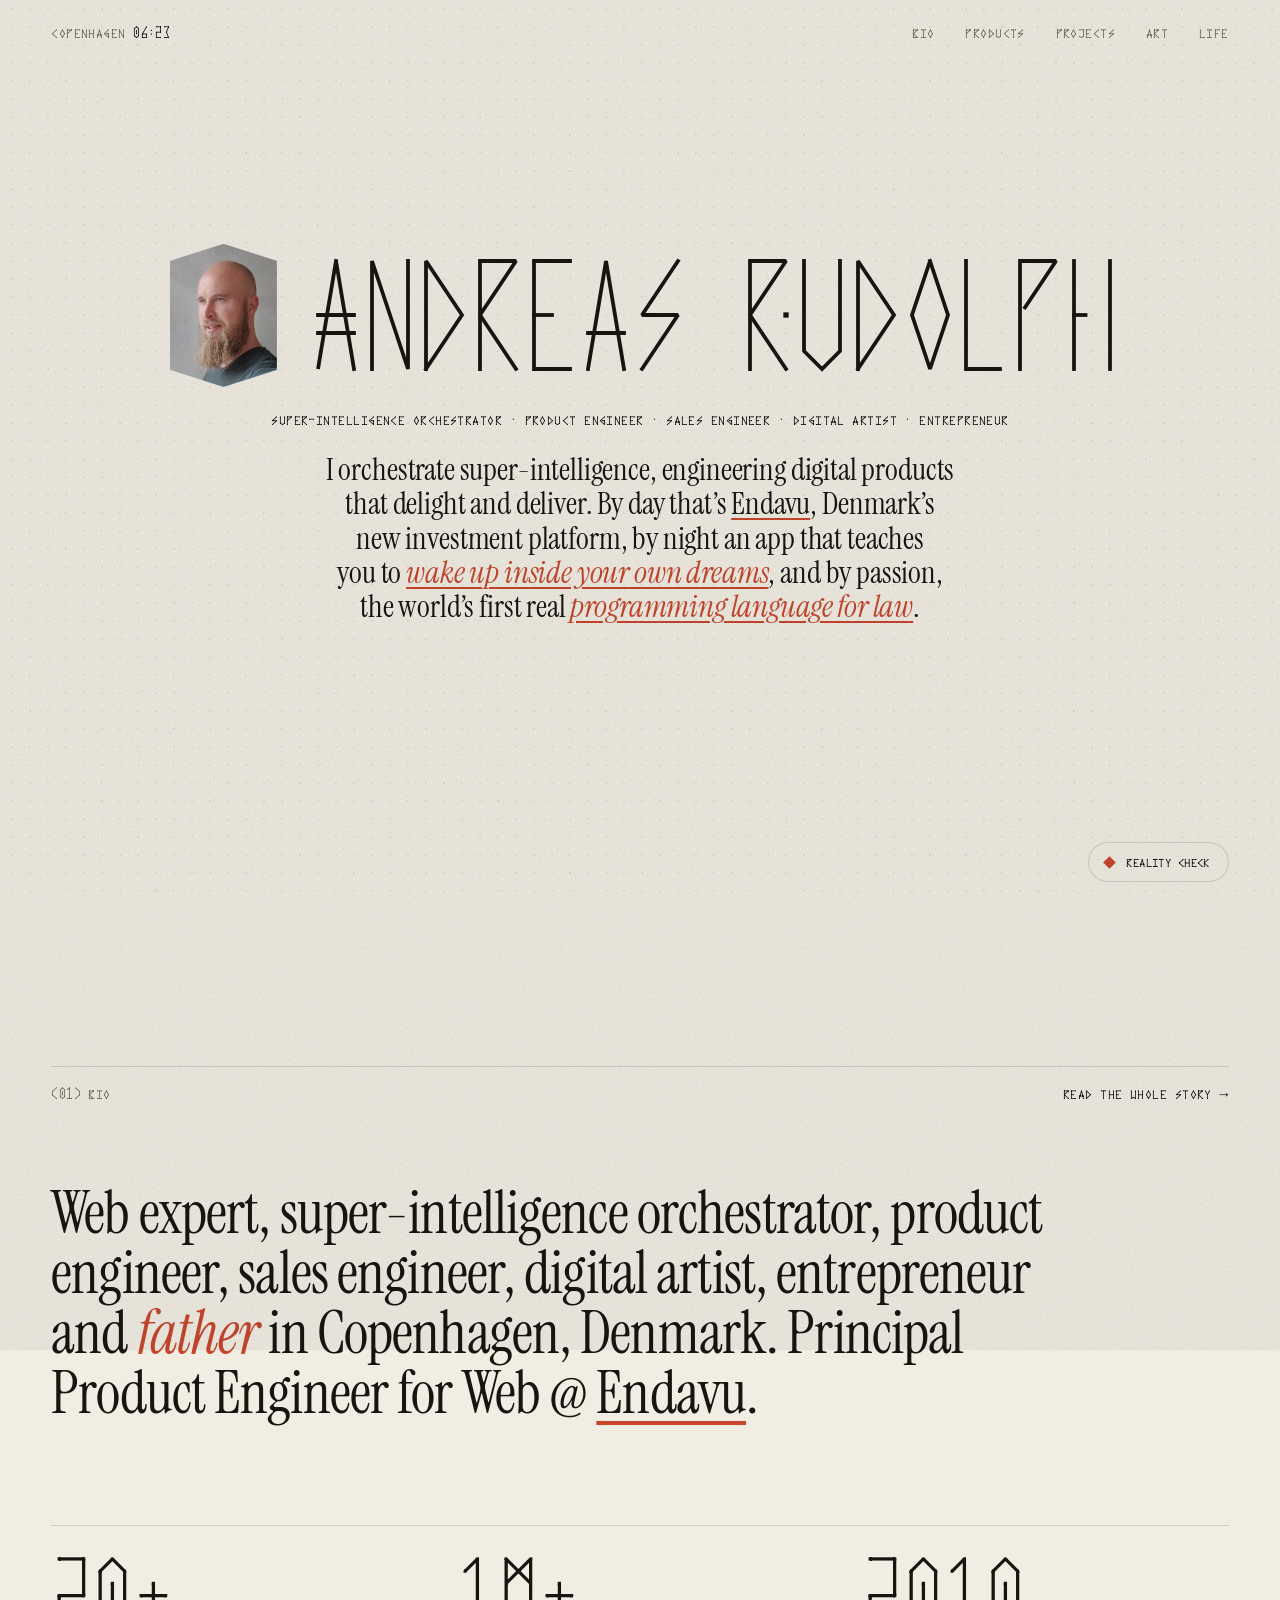
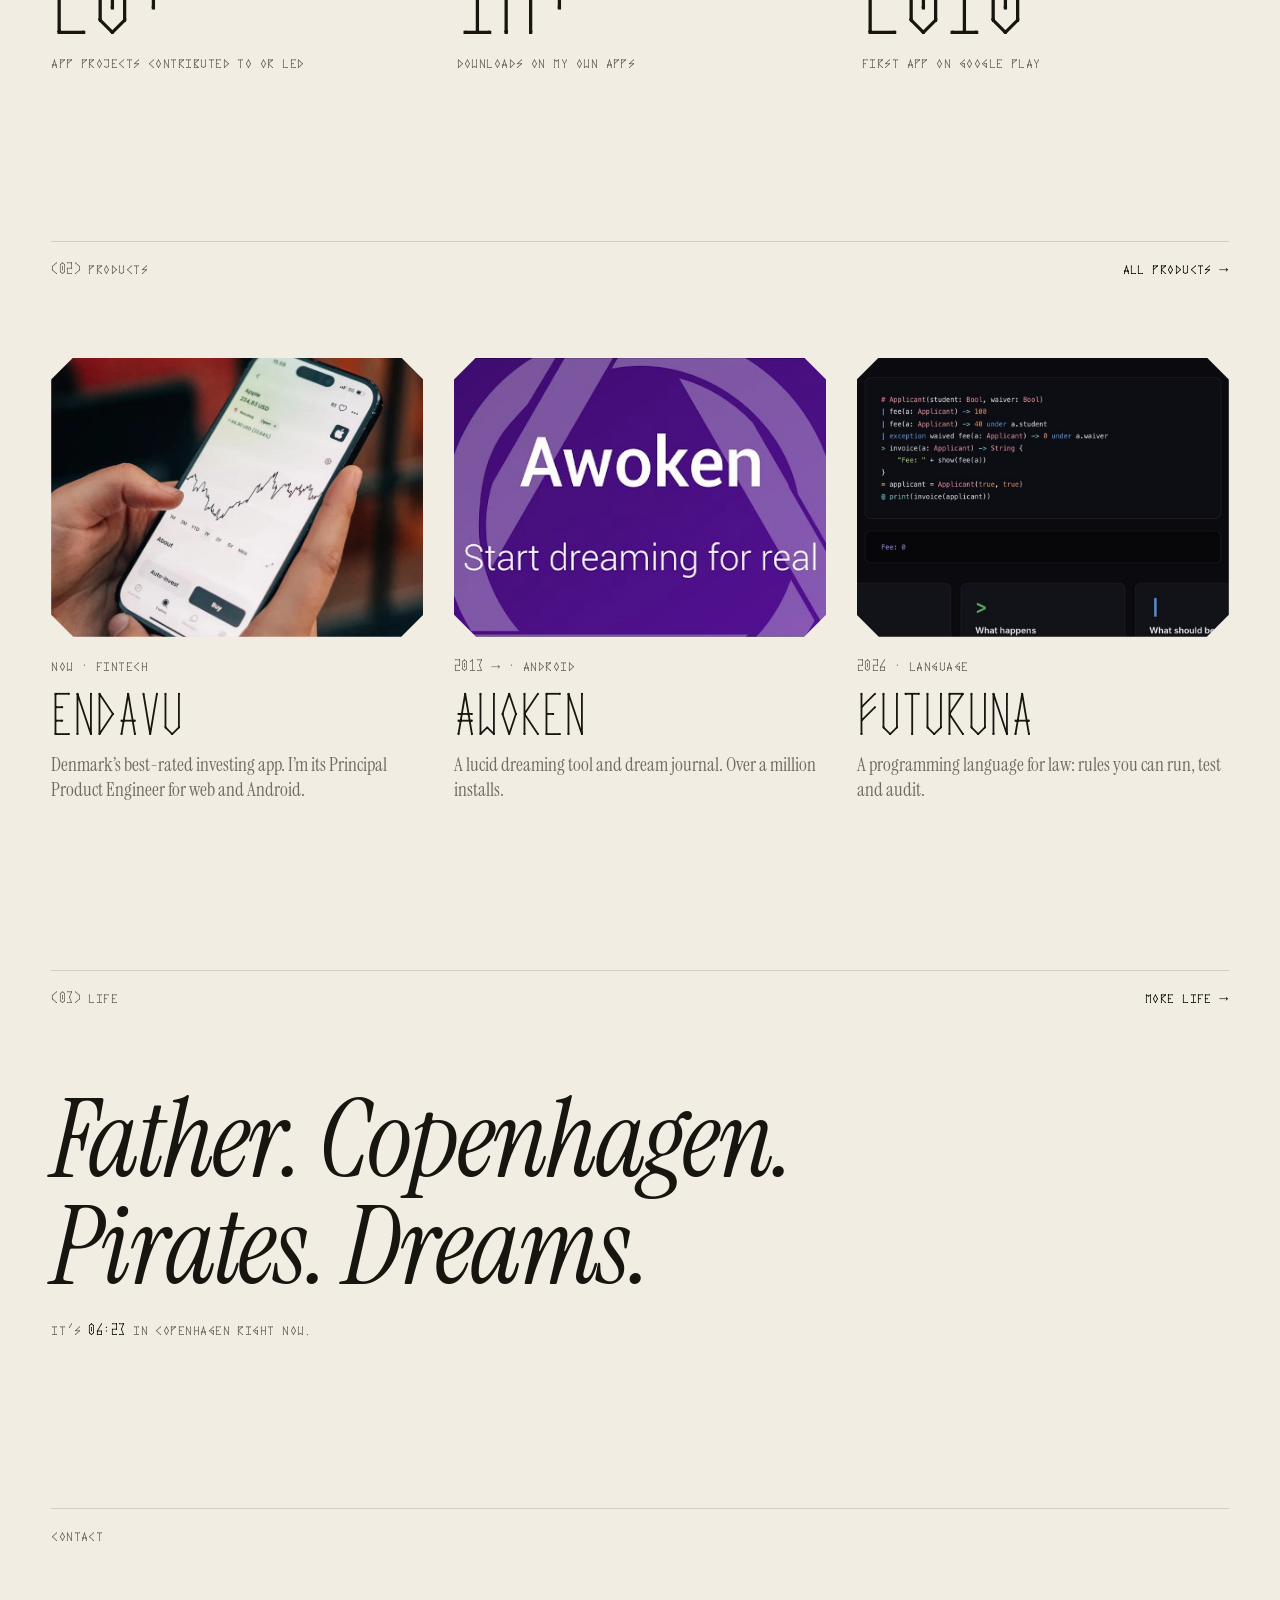
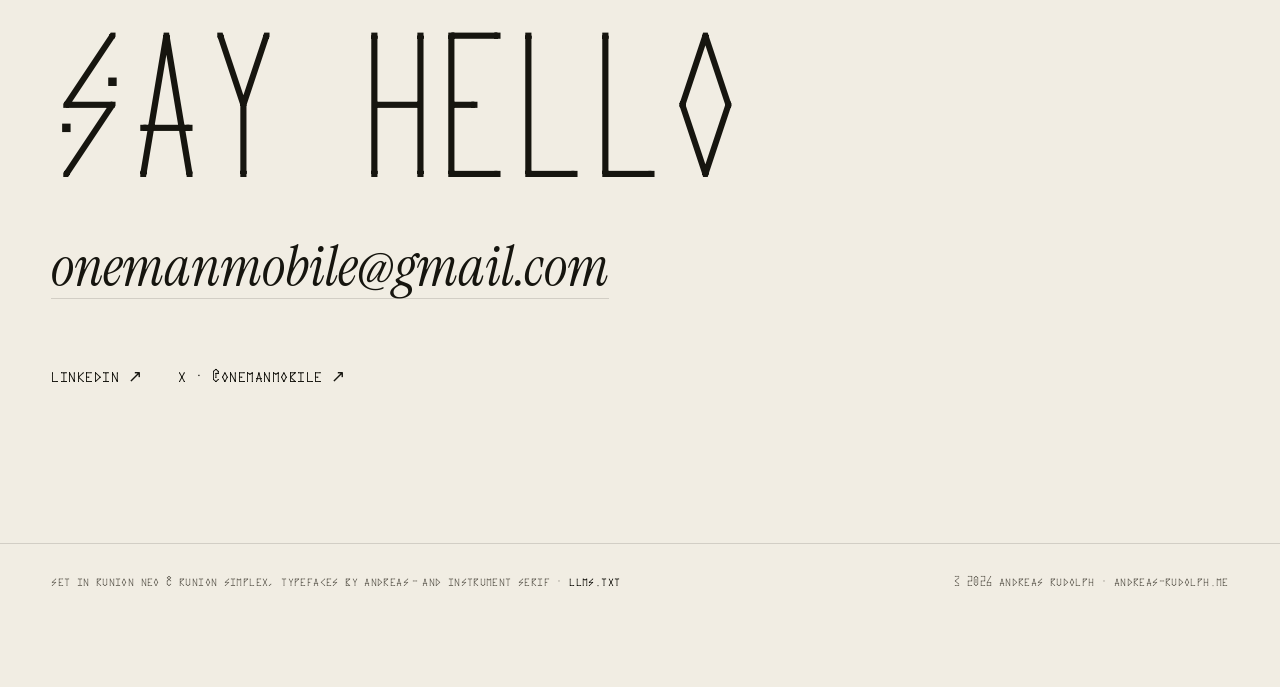
<file: index.html>
<!doctype html>
<html lang="en" data-mode="day">
<head>
  <meta charset="utf-8">
  <meta name="viewport" content="width=device-width, initial-scale=1, viewport-fit=cover">
  <title>Andreas Rudolph — Super-intelligence Orchestrator, Product Engineer, Sales Engineer, Digital Artist, Entrepreneur</title>
  <meta name="description" content="Andreas Rudolph is a Danish super-intelligence orchestrator, product engineer, sales engineer, digital artist and entrepreneur — and a father. He is Principal Product Engineer for Web &amp; Android at Endavu, made Awoken, a lucid dreaming app with a million installs, and Futuruna, a programming language for law.">
  <link rel="canonical" href="https://andreas-rudolph.me/">
  <link rel="describedby" href="/llms.txt" type="text/markdown">
  <meta name="author" content="Andreas Rudolph">
  <meta name="theme-color" content="#f1ede3">
  <meta property="og:type" content="website">
  <meta property="og:url" content="https://andreas-rudolph.me/">
  <meta property="og:title" content="Andreas Rudolph">
  <meta property="og:description" content="Andreas Rudolph is a Danish super-intelligence orchestrator, product engineer, sales engineer, digital artist and entrepreneur — and a father. He is Principal Product Engineer for Web &amp; Android at Endavu, made Awoken, a lucid dreaming app with a million installs, and Futuruna, a programming language for law.">
  <meta property="og:image" content="https://andreas-rudolph.me/assets/og.jpg">
  <meta property="og:image:width" content="1200">
  <meta property="og:image:height" content="630">
  <meta name="twitter:card" content="summary_large_image">
  <meta name="twitter:creator" content="@OneManMobile">
  <link rel="icon" href="/assets/favicon.svg" type="image/svg+xml">
  <link rel="preload" href="/assets/fonts/RunionNeo.woff2" as="font" type="font/woff2" crossorigin>
  <link rel="preload" href="/assets/fonts/InstrumentSerif-Regular.woff2" as="font" type="font/woff2" crossorigin>
  <link rel="stylesheet" href="/assets/style.css?v=16f68725c3">
  <script>try{if(localStorage.getItem('mode')==='dream')document.documentElement.dataset.mode='dream'}catch(e){}</script>
  <script type="module" src="/assets/main.js?v=e68046650d"></script>
  <script type="application/ld+json">
  {"@context":"https://schema.org","@type":"Person","name":"Andreas Rudolph","url":"https://andreas-rudolph.me/","jobTitle":"Principal Product Engineer, Web & Android","worksFor":{"@type":"Organization","name":"Endavu","url":"https://endavu.com"},"description":"A Danish super-intelligence orchestrator, product engineer, sales engineer, digital artist and entrepreneur — and a father.","nationality":{"@type":"Country","name":"Denmark"},"homeLocation":{"@type":"Place","name":"Copenhagen, Denmark"},"sameAs":["https://www.linkedin.com/in/andreasrudolph","https://x.com/OneManMobile","https://github.com/OneManMobile"]}
  </script>
</head>
<body>
  <a class="skip label" href="#bio">Skip to content</a>

  <header class="hero" id="top">
    <canvas id="field" aria-hidden="true"></canvas>
    <div class="top">
      <span class="label"><span>copenhagen</span> <span class="clock">—</span></span>
      <nav aria-label="Pages">
        <a class="label" href="/bio/">bio</a>
        <a class="label" href="/products/">products</a>
        <a class="label" href="/projects/">projects</a>
        <a class="label" href="/art/">art</a>
        <a class="label" href="/life/">life</a>
      </nav>
    </div>
    <div class="hero-stack">
      <div class="hero-ident">
        <img class="hero-portrait" src="/assets/img/portrait.jpg" width="460" height="460" alt="Portrait of Andreas Rudolph">
        <h1 class="hero-name" data-name-box><span class="sr-only">Andreas Rudolph</span></h1>
      </div>
      <p class="label hero-role"><span>super-intelligence orchestrator</span> <span>· product engineer</span> <span>· sales engineer</span> <span>· digital artist</span> <span>· entrepreneur</span></p>
      <p class="lede">I orchestrate super-intelligence, engineering digital products that delight and deliver. By day that’s <a href="https://endavu.com">Endavu</a>, Denmark’s new investment platform, by night an app that teaches you to <a href="https://play.google.com/store/apps/details?id=com.lucid_dreaming.awoken"><em>wake up inside your own dreams</em></a>, and by passion, the world’s first real <a href="https://futuruna.com/"><em>programming language for law</em></a>.</p>
      <p class="label swap hero-hint">
          <span class="when-dream">you are dreaming. read a title twice&thinsp;—&thinsp;in dreams, text never stays the same.</span>
        </p>
    </div>
  </header>

  <main>
    <section class="section" id="bio" aria-labelledby="bio-title">
      <div class="section-head reveal">
        <h2 class="label" id="bio-title">(01) bio</h2>
        <a class="label" href="/bio/">read the whole story →</a>
      </div>
      <div class="bio-head">
        <p class="about-big reveal">Web expert, super-intelligence orchestrator, product engineer, sales engineer, digital artist, entrepreneur and <em>father</em> in Copenhagen, Denmark. Principal Product Engineer for Web @ <a href="https://endavu.com">Endavu</a>.</p>
      </div>
      <dl class="stats reveal">
        <div><dd>20+</dd><dt class="label">app projects contributed to or led</dt></div>
        <div><dd>1M+</dd><dt class="label">downloads on my own apps</dt></div>
        <div><dd>2010</dd><dt class="label">first app on google play</dt></div>
      </dl>
    </section>

    <section class="section" id="products" aria-labelledby="products-title">
      <div class="section-head reveal">
        <h2 class="label" id="products-title">(02) products</h2>
        <a class="label" href="/products/">all products →</a>
      </div>
      <ul class="cards">
        <li class="card reveal"><a href="https://endavu.com">
          <span class="card-media"><img src="/assets/img/endavu.jpg" width="800" height="600" loading="lazy" decoding="async" alt="The Endavu app showing a stock chart, held in two hands"></span>
          <span class="label card-meta">now · fintech</span>
          <span class="card-title" data-dream>Endavu</span>
          <span class="card-desc">Denmark’s best-rated investing app. I’m its Principal Product Engineer for web and Android.</span>
        </a></li>
        <li class="card reveal"><a href="https://play.google.com/store/apps/details?id=com.lucid_dreaming.awoken">
          <span class="card-media"><img src="/assets/img/awoken.jpg" width="416" height="312" loading="lazy" decoding="async" alt="Awoken banner: Start dreaming for real"></span>
          <span class="label card-meta">2013 → · android</span>
          <span class="card-title" data-dream>Awoken</span>
          <span class="card-desc">A lucid dreaming tool and dream journal. Over a million installs.</span>
        </a></li>
        <li class="card reveal"><a href="https://futuruna.com/">
          <span class="card-media"><img src="/assets/img/futuruna.jpg" width="1000" height="750" loading="lazy" decoding="async" alt="Futuruna code: a fee rule with exceptions for students and waivers"></span>
          <span class="label card-meta">2026 · language</span>
          <span class="card-title" data-dream>Futuruna</span>
          <span class="card-desc">A programming language for law: rules you can run, test and audit.</span>
        </a></li>
      </ul>
    </section>

    <section class="section" id="life" aria-labelledby="life-title">
      <div class="section-head reveal">
        <h2 class="label" id="life-title">(03) life</h2>
        <a class="label" href="/life/">more life →</a>
      </div>
      <p class="life-strip reveal"><a href="/life/">Father. Copenhagen. Pirates. Dreams.</a></p>
      <p class="label life-clock reveal">it’s <span class="clock">—</span> in copenhagen right now.</p>
    </section>

    <section class="section contact" id="contact" aria-labelledby="contact-title">
      <div class="section-head reveal">
        <p class="label">contact</p>
      </div>
      <h2 class="contact-title reveal" id="contact-title"><span data-dream>Say hello</span></h2>
      <a class="mail reveal" href="mailto:onemanmobile@gmail.com">onemanmobile@gmail.com</a>
      <div class="links reveal">
        <a class="label" href="https://www.linkedin.com/in/andreasrudolph">linkedin ↗</a>
        <a class="label" href="https://x.com/OneManMobile">x · @onemanmobile ↗</a>
      </div>
    </section>
  </main>

  <footer class="footer">
    <div class="footer-meta">
      <p class="label">set in runion neo &amp; runion simplex, typefaces by andreas&thinsp;—&thinsp;and instrument serif · <a href="/llms.txt">llms.txt</a></p>
      <p class="label">© 2026 andreas rudolph · andreas-rudolph.me</p>
    </div>
  </footer>

  <button class="reality" type="button" aria-pressed="false">
    <span class="reality-dot" aria-hidden="true"></span>
    <span class="reality-text">reality check</span>
  </button>
</body>
</html>
</file>
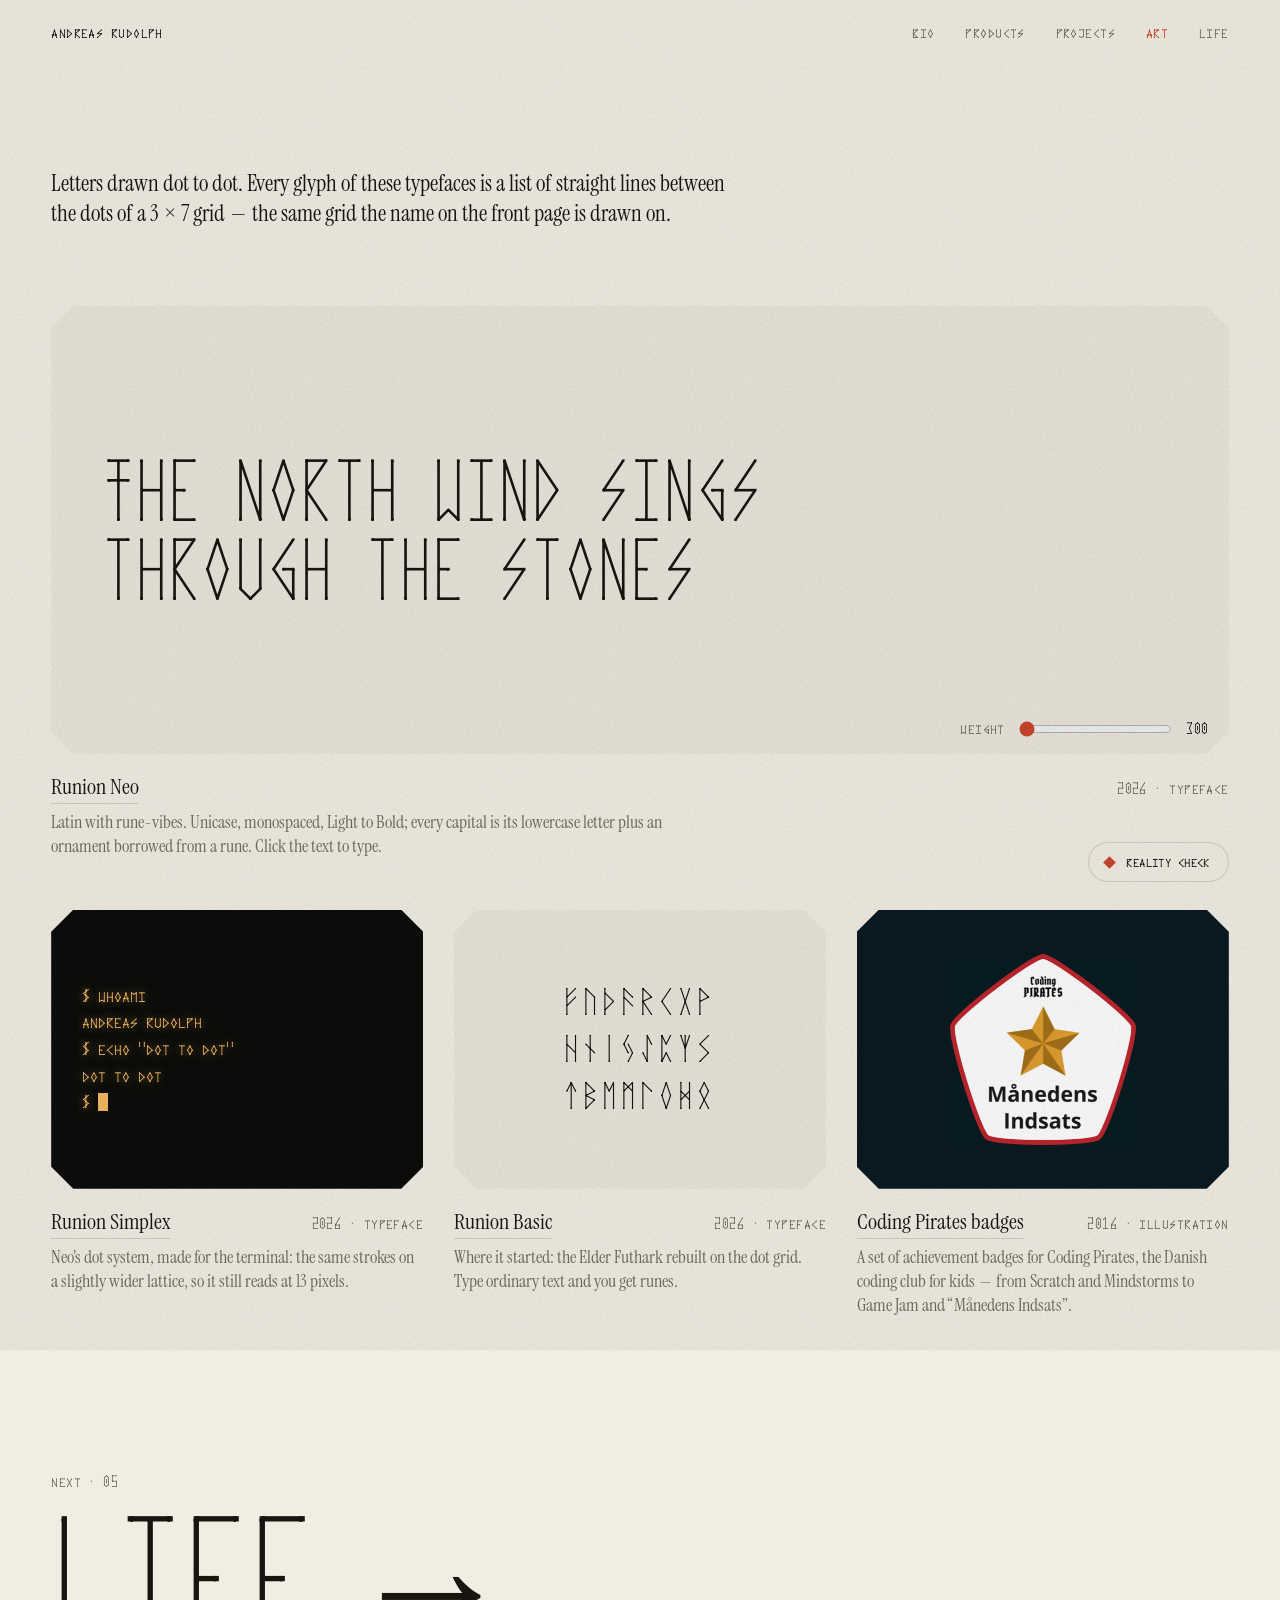
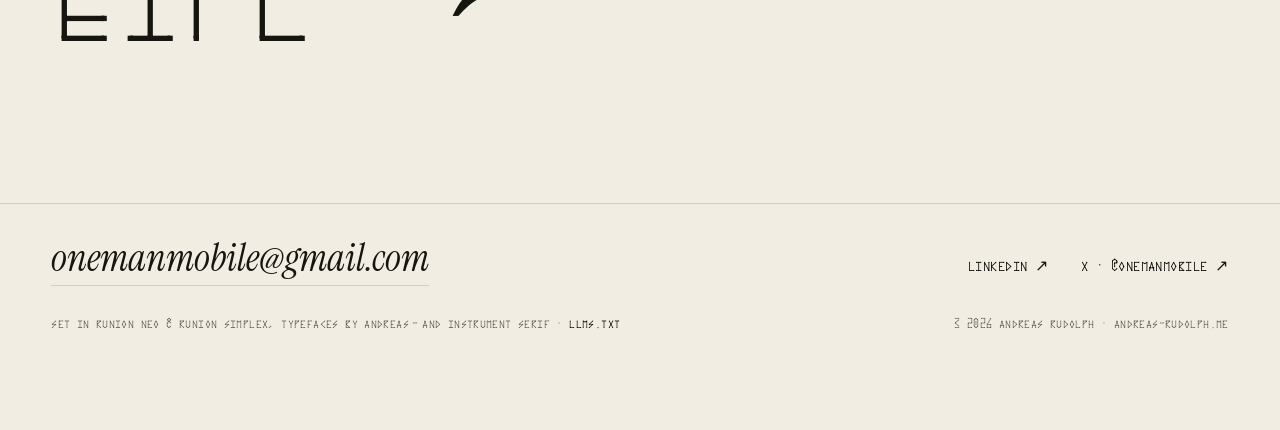
<file: art/index.html>
<!doctype html>
<html lang="en" data-mode="day">
<head>
  <meta charset="utf-8">
  <meta name="viewport" content="width=device-width, initial-scale=1, viewport-fit=cover">
  <title>Art — Andreas Rudolph</title>
  <meta name="description" content="Art by Andreas Rudolph: the Runion Neo, Runion Simplex and Runion Basic typefaces, and achievement badges for Coding Pirates.">
  <link rel="canonical" href="https://andreas-rudolph.me/art/">
  <link rel="describedby" href="/llms.txt" type="text/markdown">
  <meta name="author" content="Andreas Rudolph">
  <meta name="theme-color" content="#f1ede3">
  <meta property="og:type" content="website">
  <meta property="og:url" content="https://andreas-rudolph.me/art/">
  <meta property="og:title" content="Art — Andreas Rudolph">
  <meta property="og:description" content="Art by Andreas Rudolph: the Runion Neo, Runion Simplex and Runion Basic typefaces, and achievement badges for Coding Pirates.">
  <meta property="og:image" content="https://andreas-rudolph.me/assets/og.jpg">
  <meta property="og:image:width" content="1200">
  <meta property="og:image:height" content="630">
  <meta name="twitter:card" content="summary_large_image">
  <meta name="twitter:creator" content="@OneManMobile">
  <link rel="icon" href="/assets/favicon.svg" type="image/svg+xml">
  <link rel="preload" href="/assets/fonts/RunionNeo.woff2" as="font" type="font/woff2" crossorigin>
  <link rel="preload" href="/assets/fonts/InstrumentSerif-Regular.woff2" as="font" type="font/woff2" crossorigin>
  <link rel="stylesheet" href="/assets/style.css?v=16f68725c3">
  <script>try{if(localStorage.getItem('mode')==='dream')document.documentElement.dataset.mode='dream'}catch(e){}</script>
  <script type="module" src="/assets/main.js?v=e68046650d"></script>
</head>
<body>
  <a class="skip label" href="#content">Skip to content</a>

  <header>
    <div class="top">
      <a class="label home" href="/">andreas rudolph</a>
      <nav aria-label="Pages">
        <a class="label" href="/bio/">bio</a>
        <a class="label" href="/products/">products</a>
        <a class="label" href="/projects/">projects</a>
        <a class="label" href="/art/" aria-current="page">art</a>
        <a class="label" href="/life/">life</a>
      </nav>
    </div>
  </header>

  <main id="content">
    <h1 class="sr-only">Art</h1>
    <section class="section section--first" aria-label="Art">

      <p class="art-intro reveal">Letters drawn dot to dot. Every glyph of these typefaces is a list of straight lines between the dots of a 3&thinsp;×&thinsp;7 grid&thinsp;—&thinsp;the same grid the name on the front page is drawn on.</p>

      <div class="art-grid">
        <figure class="art-card art-card--wide reveal">
          <div class="art-canvas art-neo">
            <p class="neo-specimen" contenteditable="true" spellcheck="false" aria-label="Type to try Runion Neo">The north wind sings through the stones</p>
            <label class="neo-weight label"><span>weight</span> <input type="range" min="300" max="700" value="300" aria-label="Runion Neo weight"> <output>300</output></label>
          </div>
          <figcaption>
            <span class="art-title"><a href="https://github.com/OneManMobile/runion-neo">Runion Neo</a> <span class="label">2026 · typeface</span></span>
            <span class="art-desc">Latin with rune-vibes. Unicase, monospaced, Light to Bold; every capital is its lowercase letter plus an ornament borrowed from a rune. Click the text to type.</span>
          </figcaption>
        </figure>

        <figure class="art-card reveal">
          <div class="art-canvas art-simplex" aria-hidden="true">
            <p>$ whoami<br>andreas rudolph<br>$ echo "dot to dot"<br>dot to dot<br>$ <span class="caret"></span></p>
          </div>
          <figcaption>
            <span class="art-title"><a href="https://github.com/OneManMobile/runion-simplex">Runion Simplex</a> <span class="label">2026 · typeface</span></span>
            <span class="art-desc">Neo’s dot system, made for the terminal: the same strokes on a slightly wider lattice, so it still reads at 13 pixels.</span>
          </figcaption>
        </figure>

        <figure class="art-card reveal">
          <div class="art-canvas art-futhark" aria-hidden="true">
            <p>ᚠᚢᚦᚨᚱᚲᚷᚹ<br>ᚺᚾᛁᛃᛇᛈᛉᛊ<br>ᛏᛒᛖᛗᛚᛜᛞᛟ</p>
          </div>
          <figcaption>
            <span class="art-title"><a href="https://github.com/OneManMobile/Runion-Font">Runion Basic</a> <span class="label">2026 · typeface</span></span>
            <span class="art-desc">Where it started: the Elder Futhark rebuilt on the dot grid. Type ordinary text and you get runes.</span>
          </figcaption>
        </figure>

        <figure class="art-card reveal">
          <div class="art-canvas art-badge">
            <img src="/assets/art/coding-pirates-badge.png" width="360" height="370" alt="A pentagon badge with a gold star, reading Coding Pirates — Månedens Indsats">
          </div>
          <figcaption>
            <span class="art-title"><a href="https://github.com/OneManMobile/CodingPiratesAchievements">Coding Pirates badges</a> <span class="label">2016 · illustration</span></span>
            <span class="art-desc">A set of achievement badges for Coding Pirates, the Danish coding club for kids&thinsp;—&thinsp;from Scratch and Mindstorms to Game Jam and “Månedens Indsats”.</span>
          </figcaption>
        </figure>
      </div>
    </section>

    <a class="next reveal" href="/life/">
      <span class="label">next · 05</span>
      <span class="next-title"><span data-dream>Life</span> <span class="next-arrow" aria-hidden="true">→</span></span>
    </a>
  </main>

  <footer class="footer">
    <div class="footer-contact">
      <a class="footer-mail" href="mailto:onemanmobile@gmail.com">onemanmobile@gmail.com</a>
      <div class="footer-social">
        <a class="label" href="https://www.linkedin.com/in/andreasrudolph">linkedin ↗</a>
        <a class="label" href="https://x.com/OneManMobile">x · @onemanmobile ↗</a>
      </div>
    </div>
    <div class="footer-meta">
      <p class="label">set in runion neo &amp; runion simplex, typefaces by andreas&thinsp;—&thinsp;and instrument serif · <a href="/llms.txt">llms.txt</a></p>
      <p class="label">© 2026 andreas rudolph · andreas-rudolph.me</p>
    </div>
  </footer>

  <button class="reality" type="button" aria-pressed="false">
    <span class="reality-dot" aria-hidden="true"></span>
    <span class="reality-text">reality check</span>
  </button>
</body>
</html>
</file>
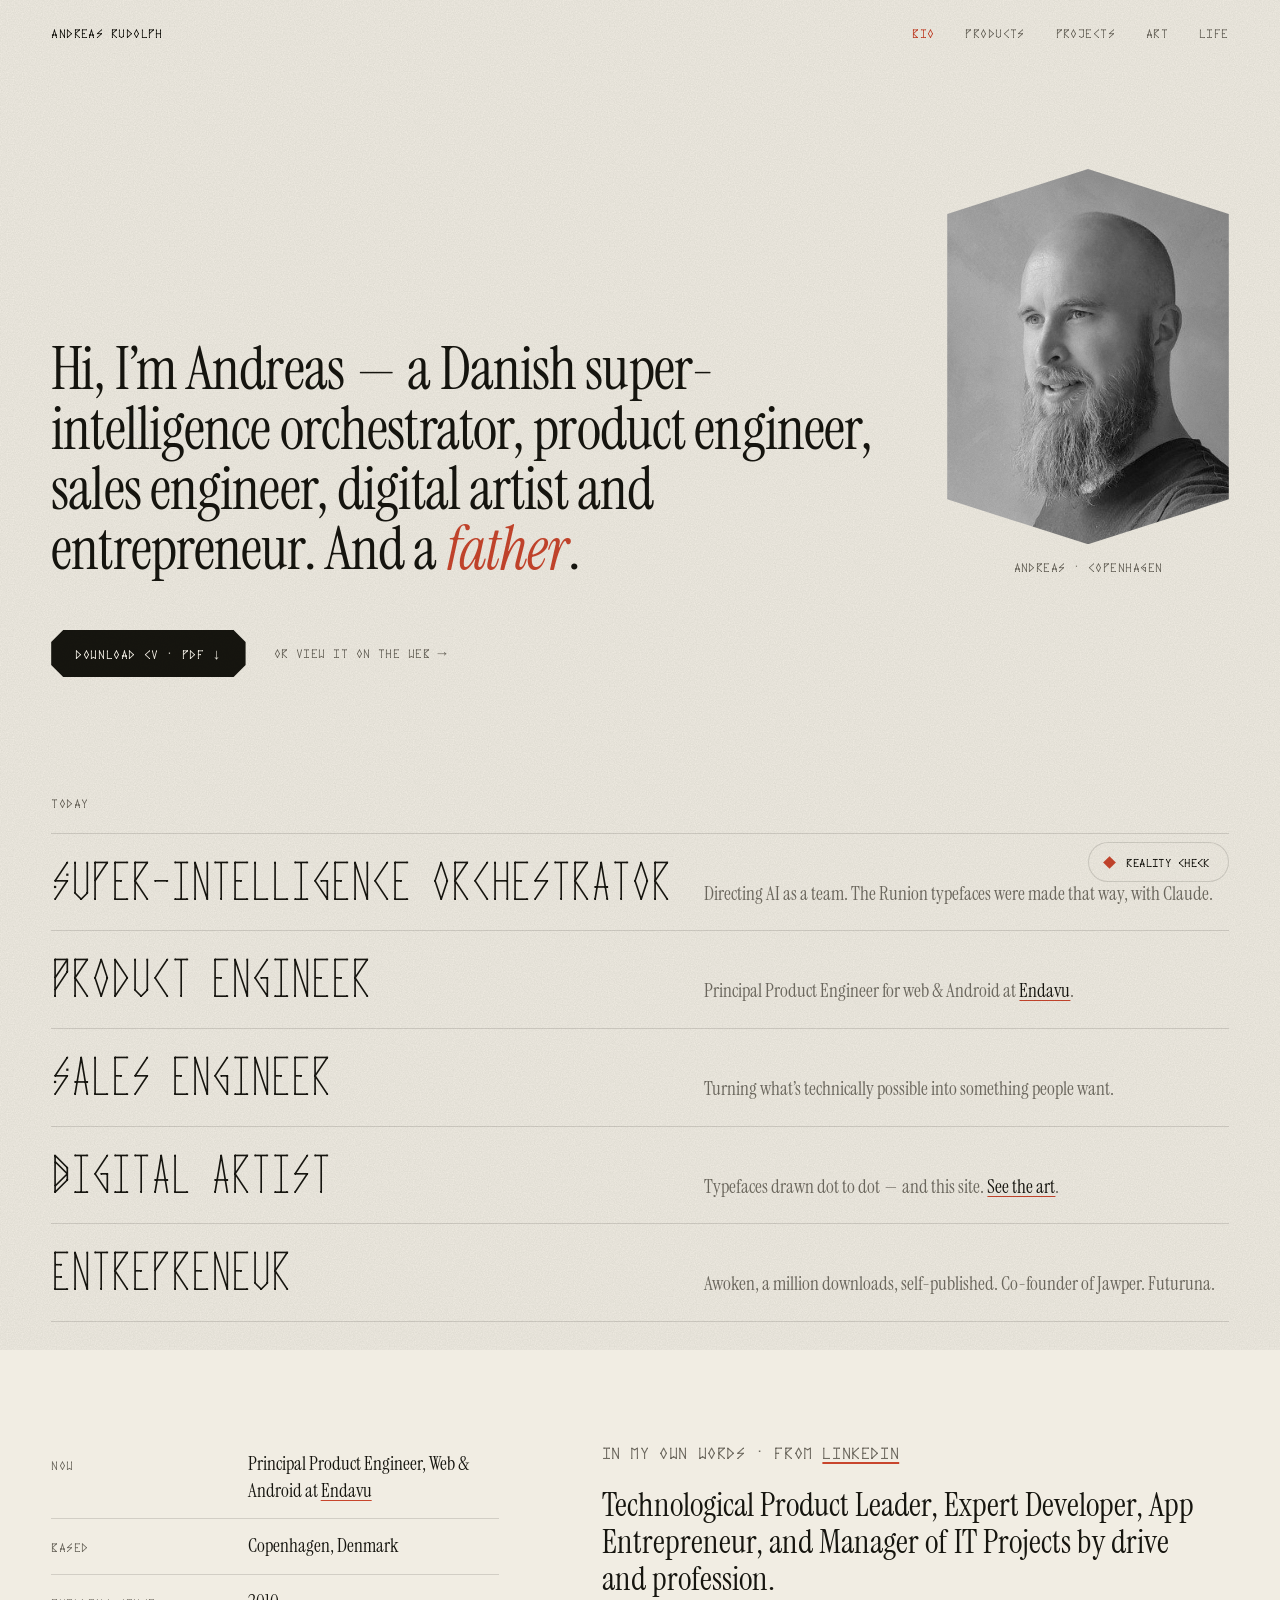
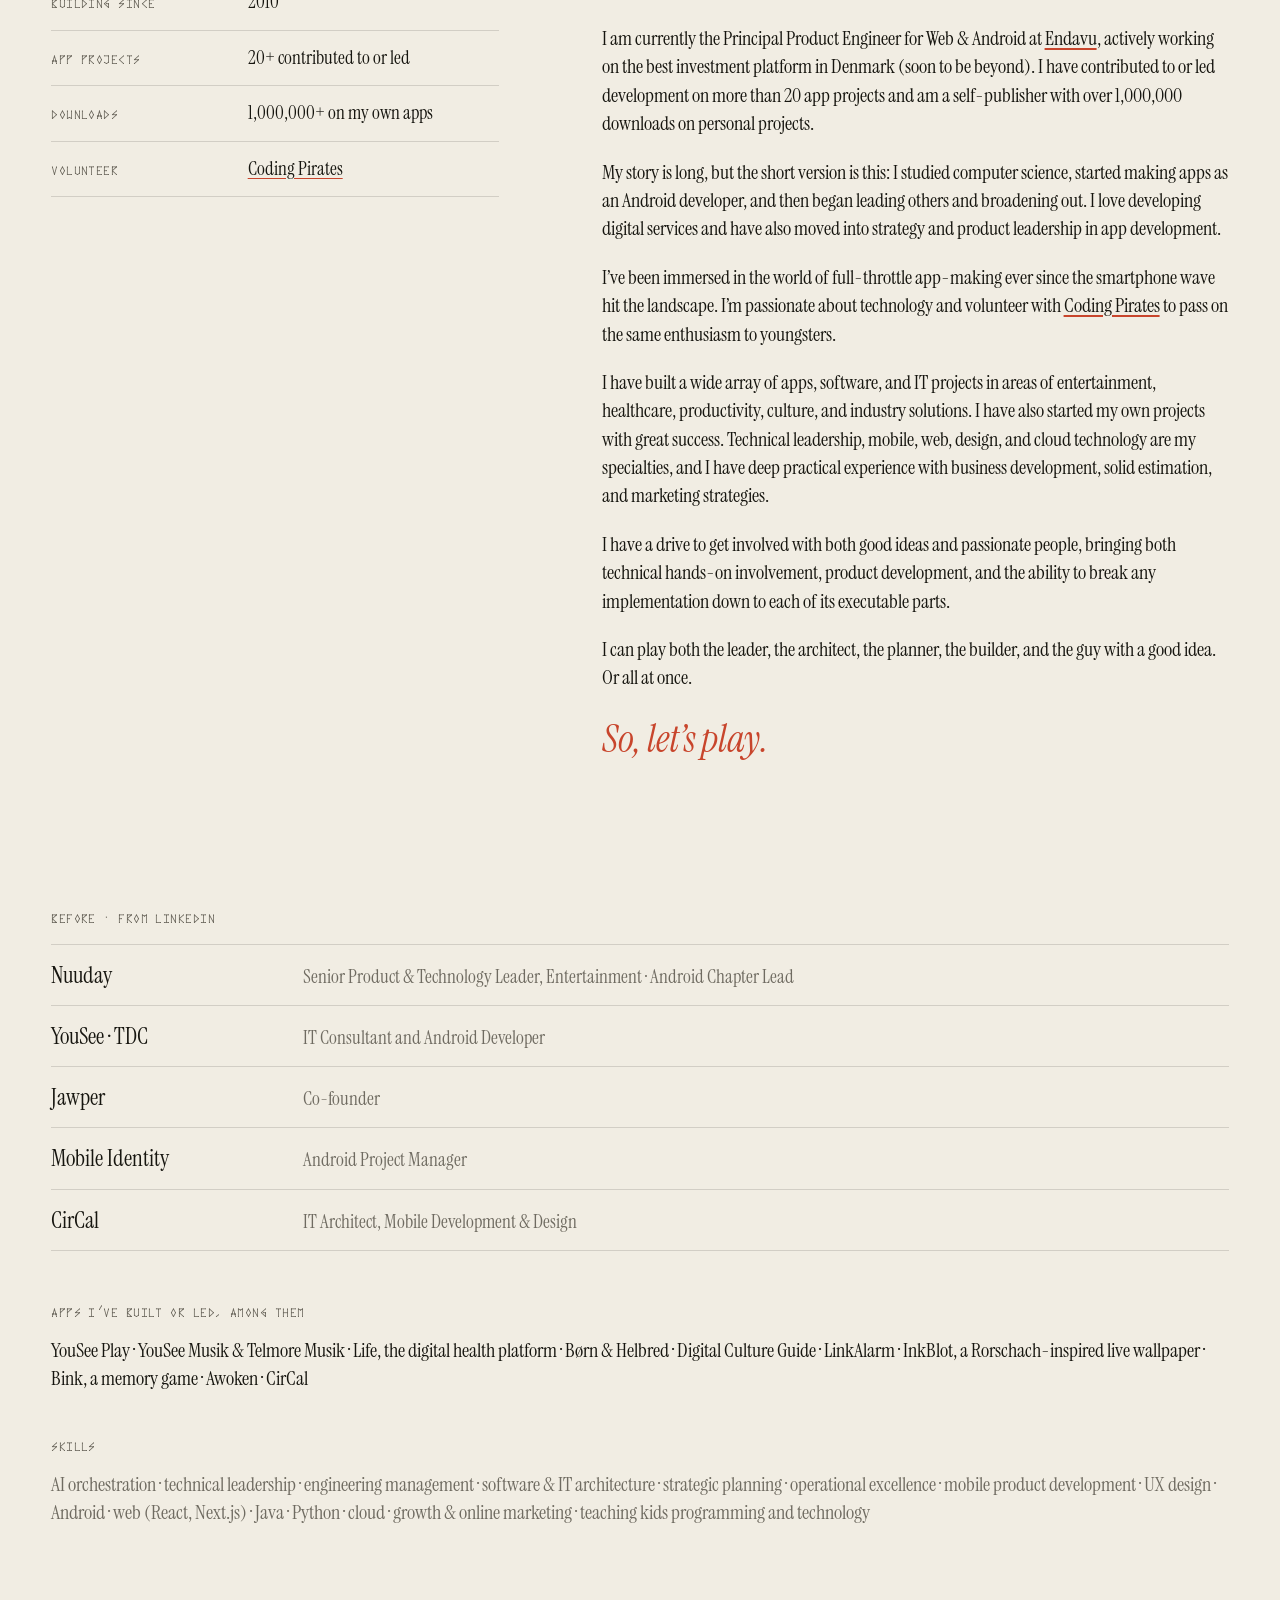
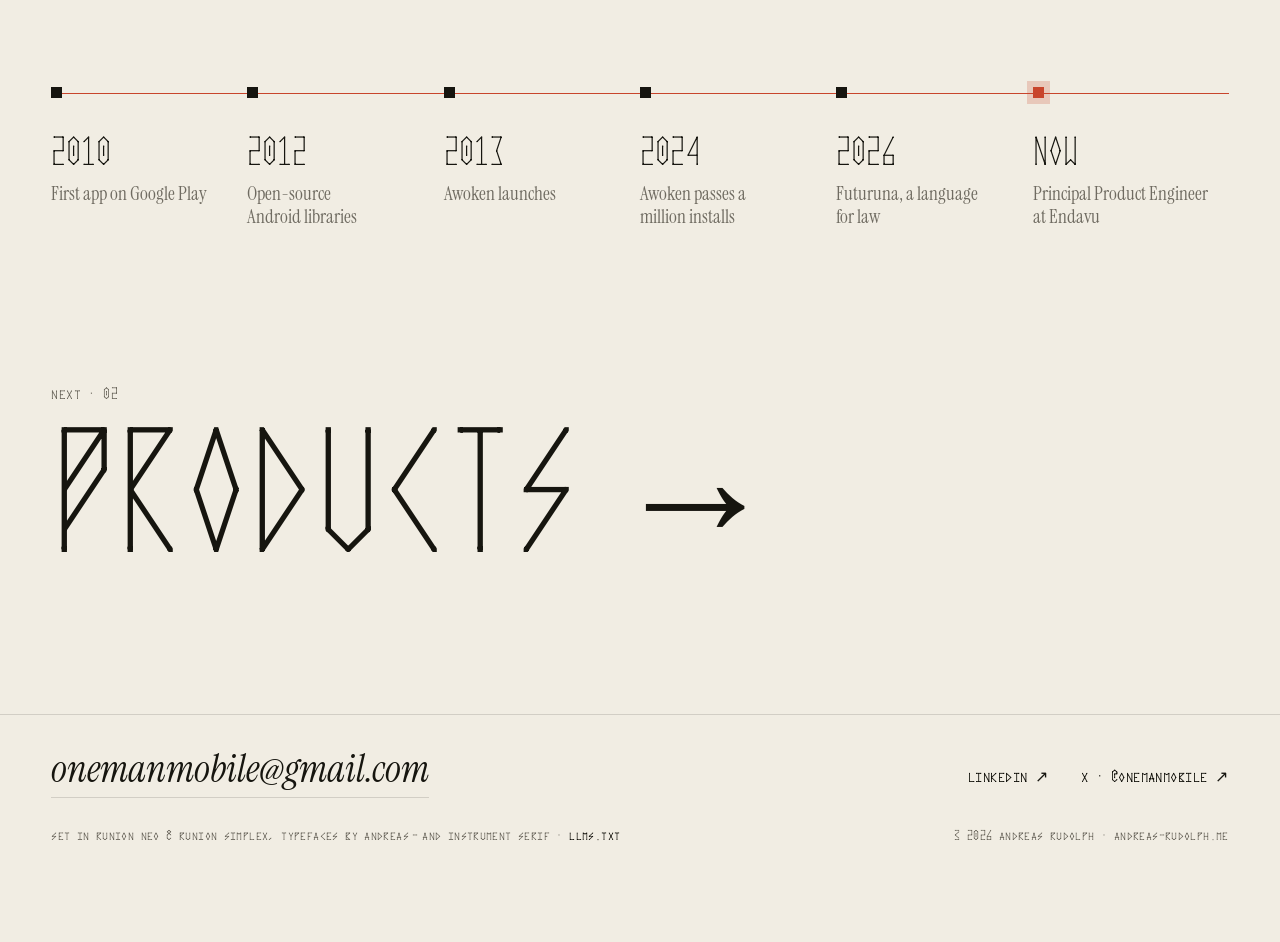
<file: bio/index.html>
<!doctype html>
<html lang="en" data-mode="day">
<head>
  <meta charset="utf-8">
  <meta name="viewport" content="width=device-width, initial-scale=1, viewport-fit=cover">
  <title>Bio — Andreas Rudolph</title>
  <meta name="description" content="Andreas Rudolph: super-intelligence orchestrator, product engineer, sales engineer, digital artist and entrepreneur in Copenhagen. Principal Product Engineer at Endavu; before that Nuuday, YouSee, Jawper, Mobile Identity and CirCal.">
  <link rel="canonical" href="https://andreas-rudolph.me/bio/">
  <link rel="describedby" href="/llms.txt" type="text/markdown">
  <meta name="author" content="Andreas Rudolph">
  <meta name="theme-color" content="#f1ede3">
  <meta property="og:type" content="website">
  <meta property="og:url" content="https://andreas-rudolph.me/bio/">
  <meta property="og:title" content="Bio — Andreas Rudolph">
  <meta property="og:description" content="Andreas Rudolph: super-intelligence orchestrator, product engineer, sales engineer, digital artist and entrepreneur in Copenhagen. Principal Product Engineer at Endavu; before that Nuuday, YouSee, Jawper, Mobile Identity and CirCal.">
  <meta property="og:image" content="https://andreas-rudolph.me/assets/og.jpg">
  <meta property="og:image:width" content="1200">
  <meta property="og:image:height" content="630">
  <meta name="twitter:card" content="summary_large_image">
  <meta name="twitter:creator" content="@OneManMobile">
  <link rel="icon" href="/assets/favicon.svg" type="image/svg+xml">
  <link rel="preload" href="/assets/fonts/RunionNeo.woff2" as="font" type="font/woff2" crossorigin>
  <link rel="preload" href="/assets/fonts/InstrumentSerif-Regular.woff2" as="font" type="font/woff2" crossorigin>
  <link rel="stylesheet" href="/assets/style.css?v=16f68725c3">
  <script>try{if(localStorage.getItem('mode')==='dream')document.documentElement.dataset.mode='dream'}catch(e){}</script>
  <script type="module" src="/assets/main.js?v=e68046650d"></script>
</head>
<body>
  <a class="skip label" href="#content">Skip to content</a>

  <header>
    <div class="top">
      <a class="label home" href="/">andreas rudolph</a>
      <nav aria-label="Pages">
        <a class="label" href="/bio/" aria-current="page">bio</a>
        <a class="label" href="/products/">products</a>
        <a class="label" href="/projects/">projects</a>
        <a class="label" href="/art/">art</a>
        <a class="label" href="/life/">life</a>
      </nav>
    </div>
  </header>

  <main id="content">
    <h1 class="sr-only">Bio</h1>
    <section class="section section--first" aria-label="Bio">

      <div class="bio-head">
        <p class="about-big reveal">Hi, I’m Andreas&thinsp;—&thinsp;a Danish super-intelligence orchestrator, product engineer, sales engineer, digital artist and entrepreneur. And a <em>father</em>.</p>
        <figure class="portrait reveal">
          <img src="/assets/img/portrait.jpg" width="460" height="460" alt="Portrait of Andreas Rudolph">
          <figcaption class="label">andreas · copenhagen</figcaption>
        </figure>
      </div>

      <div class="cv-cta reveal">
        <a class="cv-download" href="/cv/andreas-rudolph-cv.pdf" download>download cv · pdf ↓</a>
        <a class="label" href="/cv/">or view it on the web →</a>
      </div>

      <div class="today reveal">
        <p class="label">today</p>
        <ol class="today-list">
          <li><span class="today-role">Super-intelligence orchestrator</span><span class="today-note">Directing AI as a team. The Runion typefaces were made that way, with Claude.</span></li>
          <li><span class="today-role">Product engineer</span><span class="today-note">Principal Product Engineer for web &amp; Android at <a href="https://endavu.com">Endavu</a>.</span></li>
          <li><span class="today-role">Sales engineer</span><span class="today-note">Turning what’s technically possible into something people want.</span></li>
          <li><span class="today-role">Digital artist</span><span class="today-note">Typefaces drawn dot to dot&thinsp;—&thinsp;and this site. <a href="/art/">See the art</a>.</span></li>
          <li><span class="today-role">Entrepreneur</span><span class="today-note">Awoken, a million downloads, self-published. Co-founder of Jawper. Futuruna.</span></li>
        </ol>
      </div>

      <div class="about-grid">
        <dl class="facts reveal">
          <div><dt class="label">now</dt><dd>Principal Product Engineer, Web &amp; Android at <a href="https://endavu.com">Endavu</a></dd></div>
          <div><dt class="label">based</dt><dd>Copenhagen, Denmark</dd></div>
          <div><dt class="label">building since</dt><dd>2010</dd></div>
          <div><dt class="label">app projects</dt><dd>20+ contributed to or led</dd></div>
          <div><dt class="label">downloads</dt><dd>1,000,000+ on my own apps</dd></div>
          <div><dt class="label">volunteer</dt><dd><a href="https://codingpirates.dk">Coding Pirates</a></dd></div>
        </dl>
        <div class="in-words reveal">
          <p class="label">in my own words · from <a href="https://www.linkedin.com/in/andreasrudolph">linkedin</a></p>
          <p class="in-words-lead">Technological Product Leader, Expert Developer, App Entrepreneur, and Manager of IT Projects by drive and profession.</p>
          <p>I am currently the Principal Product Engineer for Web &amp; Android at <a href="https://endavu.com">Endavu</a>, actively working on the best investment platform in Denmark (soon to be beyond). I have contributed to or led development on more than 20 app projects and am a self-publisher with over 1,000,000 downloads on personal projects.</p>
          <p>My story is long, but the short version is this: I studied computer science, started making apps as an Android developer, and then began leading others and broadening out. I love developing digital services and have also moved into strategy and product leadership in app development.</p>
          <p>I’ve been immersed in the world of full-throttle app-making ever since the smartphone wave hit the landscape. I’m passionate about technology and volunteer with <a href="https://codingpirates.dk">Coding Pirates</a> to pass on the same enthusiasm to youngsters.</p>
          <p>I have built a wide array of apps, software, and IT projects in areas of entertainment, healthcare, productivity, culture, and industry solutions. I have also started my own projects with great success. Technical leadership, mobile, web, design, and cloud technology are my specialties, and I have deep practical experience with business development, solid estimation, and marketing strategies.</p>
          <p>I have a drive to get involved with both good ideas and passionate people, bringing both technical hands-on involvement, product development, and the ability to break any implementation down to each of its executable parts.</p>
          <p>I can play both the leader, the architect, the planner, the builder, and the guy with a good idea. Or all at once.</p>
          <p class="in-words-end">So, let’s play.</p>
        </div>
      </div>

      <div class="before reveal">
        <p class="label">before · from linkedin</p>
        <ol class="career">
          <li><span class="career-org">Nuuday</span><span class="career-role">Senior Product &amp; Technology Leader, Entertainment · Android Chapter Lead</span></li>
          <li><span class="career-org">YouSee · TDC</span><span class="career-role">IT Consultant and Android Developer</span></li>
          <li><span class="career-org">Jawper</span><span class="career-role">Co-founder</span></li>
          <li><span class="career-org">Mobile Identity</span><span class="career-role">Android Project Manager</span></li>
          <li><span class="career-org">CirCal</span><span class="career-role">IT Architect, Mobile Development &amp; Design</span></li>
        </ol>
        <p class="label apps-label">apps i’ve built or led, among them</p>
        <p class="apps">YouSee Play · YouSee Musik &amp; Telmore Musik · Life, the digital health platform · Børn &amp; Helbred · Digital Culture Guide · LinkAlarm · InkBlot, a Rorschach-inspired live wallpaper · Bink, a memory game · Awoken · CirCal</p>
        <p class="label apps-label">skills</p>
        <p class="skills">AI orchestration · technical leadership · engineering management · software &amp; IT architecture · strategic planning · operational excellence · mobile product development · UX design · Android · web (React, Next.js) · Java · Python · cloud · growth &amp; online marketing · teaching kids programming and technology</p>
      </div>

      <ol class="path reveal" aria-label="Timeline">
        <li style="--i:0"><span class="year">2010</span><span class="what">First app on Google Play</span></li>
        <li style="--i:1"><span class="year">2012</span><span class="what">Open-source Android libraries</span></li>
        <li style="--i:2"><span class="year">2013</span><span class="what">Awoken launches</span></li>
        <li style="--i:3"><span class="year">2024</span><span class="what">Awoken passes a million installs</span></li>
        <li style="--i:4"><span class="year">2026</span><span class="what">Futuruna, a language for law</span></li>
        <li style="--i:5"><span class="year">now</span><span class="what">Principal Product Engineer at Endavu</span></li>
      </ol>
    </section>

    <a class="next reveal" href="/products/">
      <span class="label">next · 02</span>
      <span class="next-title"><span data-dream>Products</span> <span class="next-arrow" aria-hidden="true">→</span></span>
    </a>
  </main>

  <footer class="footer">
    <div class="footer-contact">
      <a class="footer-mail" href="mailto:onemanmobile@gmail.com">onemanmobile@gmail.com</a>
      <div class="footer-social">
        <a class="label" href="https://www.linkedin.com/in/andreasrudolph">linkedin ↗</a>
        <a class="label" href="https://x.com/OneManMobile">x · @onemanmobile ↗</a>
      </div>
    </div>
    <div class="footer-meta">
      <p class="label">set in runion neo &amp; runion simplex, typefaces by andreas&thinsp;—&thinsp;and instrument serif · <a href="/llms.txt">llms.txt</a></p>
      <p class="label">© 2026 andreas rudolph · andreas-rudolph.me</p>
    </div>
  </footer>

  <button class="reality" type="button" aria-pressed="false">
    <span class="reality-dot" aria-hidden="true"></span>
    <span class="reality-text">reality check</span>
  </button>
</body>
</html>
</file>
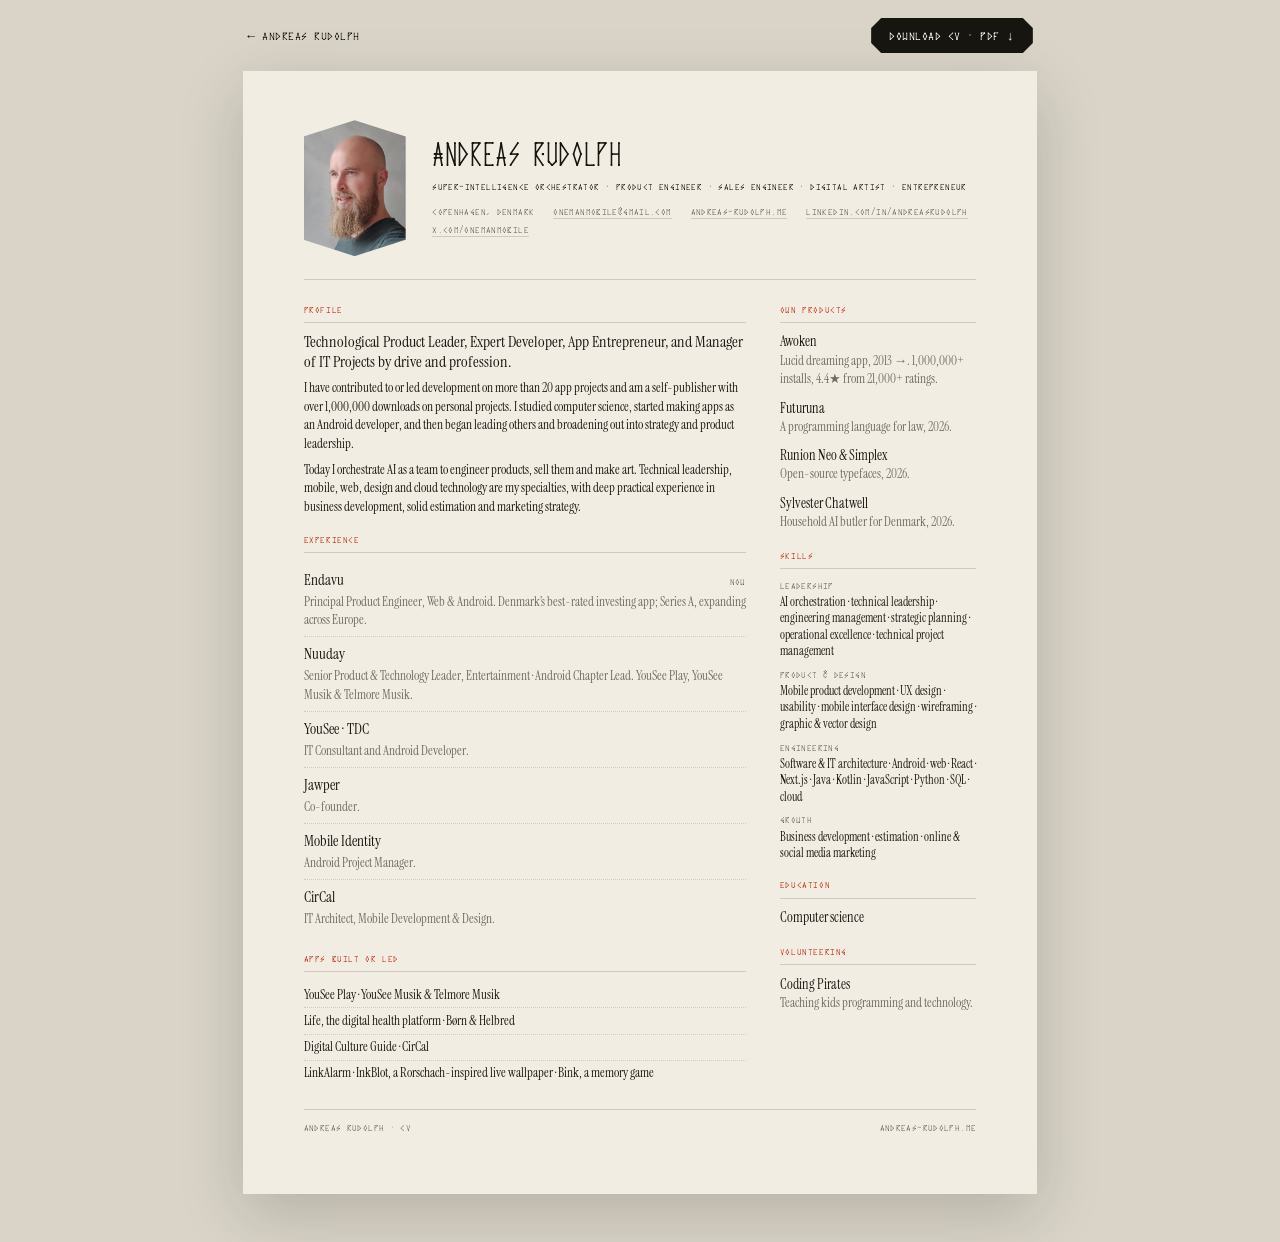
<file: cv/index.html>
<!doctype html>
<html lang="en">
<head>
  <meta charset="utf-8">
  <meta name="viewport" content="width=device-width, initial-scale=1">
  <title>CV — Andreas Rudolph</title>
  <meta name="description" content="CV of Andreas Rudolph: super-intelligence orchestrator, product engineer, sales engineer, digital artist and entrepreneur in Copenhagen. Principal Product Engineer for Web & Android at Endavu.">
  <link rel="canonical" href="https://andreas-rudolph.me/cv/">
  <link rel="describedby" href="/llms.txt" type="text/markdown">
  <meta name="author" content="Andreas Rudolph">
  <link rel="icon" href="/assets/favicon.svg" type="image/svg+xml">
  <style>
    @font-face { font-family: "Runion Neo"; src: url("/assets/fonts/RunionNeo.woff2") format("woff2"); font-weight: 300 700; }
    @font-face { font-family: "Runion Simplex"; src: url("/assets/fonts/RunionSimplex.woff2") format("woff2"); font-weight: 300 700; }
    @font-face { font-family: "Instrument Serif"; src: url("/assets/fonts/InstrumentSerif-Regular.woff2") format("woff2"); }
    @font-face { font-family: "Instrument Serif"; src: url("/assets/fonts/InstrumentSerif-Italic.woff2") format("woff2"); font-style: italic; }
    @page { size: A4; margin: 0; }
    :root { --paper: #f1ede3; --ink: #16150f; --muted: #6f6b61; --rule: rgba(22, 21, 15, .16); --accent: #c8452c; }
    * { box-sizing: border-box; }
    html { background: #d9d4c7; color: var(--ink); }
    body { margin: 0; font-family: "Instrument Serif", Georgia, serif; font-size: 13.4px; line-height: 1.38; -webkit-font-smoothing: antialiased; }
    a { color: inherit; text-decoration: none; }
    .label { font-family: "Runion Simplex", ui-monospace, monospace; font-size: 9.5px; letter-spacing: .04em; color: var(--muted); }

    .bar { position: sticky; top: 0; z-index: 2; display: flex; justify-content: space-between; align-items: center; gap: 16px; max-width: 210mm; margin: 0 auto; padding: 18px 4px; }
    .bar .label { font-size: 13px; color: var(--ink); }
    .download { display: inline-flex; align-items: center; gap: 10px; padding: 11px 18px; background: var(--ink); color: var(--paper); font: 500 13px/1 "Runion Simplex", monospace; letter-spacing: .04em; clip-path: polygon(10px 0, calc(100% - 10px) 0, 100% 10px, 100% calc(100% - 10px), calc(100% - 10px) 100%, 10px 100%, 0 calc(100% - 10px), 0 10px); }
    .download:hover { background: var(--accent); }

    .sheet { width: 210mm; min-height: 297mm; margin: 0 auto 48px; padding: 13mm 16mm 11mm; background: var(--paper); box-shadow: 0 20px 60px rgba(22, 21, 15, .18); }
    header { display: grid; grid-template-columns: 27mm 1fr; gap: 7mm; align-items: center; padding-bottom: 6mm; border-bottom: 1px solid var(--rule); }
    .photo { display: block; width: 27mm; height: 36mm; object-fit: cover; object-position: 80% 30%; clip-path: polygon(50% 0, 100% 12%, 100% 88%, 50% 100%, 0 88%, 0 12%); }
    h1 { margin: 0 0 2.5mm; font-family: "Runion Neo", monospace; font-weight: 400; font-size: 31px; line-height: 1; letter-spacing: .02em; }
    .roles { margin: 0 0 3mm; font-family: "Runion Simplex", monospace; font-size: 10px; letter-spacing: .04em; color: var(--ink); }
    .contact { display: flex; flex-wrap: wrap; gap: 1mm 5mm; margin: 0; }
    .contact a { border-bottom: 1px solid var(--rule); }

    .cols { display: grid; grid-template-columns: 1fr 52mm; gap: 9mm; padding-top: 6mm; }
    h2 { margin: 0 0 2.6mm; padding-bottom: 1.4mm; border-bottom: 1px solid var(--rule); font-family: "Runion Simplex", monospace; font-weight: 500; font-size: 10px; letter-spacing: .06em; color: var(--accent); }
    section + section { margin-top: 4.5mm; }
    p { margin: 0 0 2mm; }
    .lead { font-size: 16px; line-height: 1.22; }
    .job { display: grid; gap: .6mm; padding: 1.8mm 0; border-bottom: 1px dotted var(--rule); break-inside: avoid; }
    .job:last-child { border-bottom: 0; }
    .job-head { display: flex; justify-content: space-between; align-items: baseline; gap: 4mm; }
    .org { font-size: 15px; }
    .when { white-space: nowrap; }
    .role { color: var(--muted); }
    ul { margin: 0; padding: 0; list-style: none; }
    .list li { padding: .9mm 0; border-bottom: 1px dotted var(--rule); }
    .list li:last-child { border-bottom: 0; }
    .side .item { margin-bottom: 2.6mm; }
    .side .item b { display: block; font-weight: 400; font-size: 14px; }
    .side .item span { color: var(--muted); }
    .skill-group + .skill-group { margin-top: 2.2mm; }
    .skill-group .label { display: block; margin-bottom: .6mm; }
    .skill-group p { margin: 0; font-size: 12.4px; line-height: 1.32; }
    footer { margin-top: 6mm; padding-top: 3mm; border-top: 1px solid var(--rule); display: flex; justify-content: space-between; }

    @media screen and (max-width: 820px) {
      html { background: var(--paper); }
      .bar { padding: 16px 20px; }
      .sheet { width: auto; min-height: 0; margin: 0; padding: 8px 20px 48px; box-shadow: none; }
      header { grid-template-columns: 88px 1fr; }
      .photo { width: 88px; height: 117px; }
      .cols { grid-template-columns: 1fr; }
    }
    @media print {
      html, body { background: var(--paper); -webkit-print-color-adjust: exact; print-color-adjust: exact; }
      .bar { display: none; }
      .sheet { margin: 0; box-shadow: none; height: 297mm; min-height: 0; overflow: hidden; }
    }
  </style>
</head>
<body>
  <div class="bar">
    <a class="label" href="/">← andreas rudolph</a>
    <a class="download" href="/cv/andreas-rudolph-cv.pdf" download>download cv · pdf ↓</a>
  </div>

  <main class="sheet">
    <header>
      <img class="photo" src="/assets/img/portrait.jpg" width="460" height="460" alt="Portrait of Andreas Rudolph">
      <div>
        <h1>Andreas Rudolph</h1>
        <p class="roles">super-intelligence orchestrator · product engineer · sales engineer · digital artist · entrepreneur</p>
        <p class="contact label">
          <span>copenhagen, denmark</span>
          <a href="mailto:onemanmobile@gmail.com">onemanmobile@gmail.com</a>
          <a href="https://andreas-rudolph.me">andreas-rudolph.me</a>
          <a href="https://www.linkedin.com/in/andreasrudolph">linkedin.com/in/andreasrudolph</a>
          <a href="https://x.com/OneManMobile">x.com/onemanmobile</a>
        </p>
      </div>
    </header>

    <div class="cols">
      <div>
        <section>
          <h2>profile</h2>
          <p class="lead">Technological Product Leader, Expert Developer, App Entrepreneur, and Manager of IT Projects by drive and profession.</p>
          <p>I have contributed to or led development on more than 20 app projects and am a self-publisher with over 1,000,000 downloads on personal projects. I studied computer science, started making apps as an Android developer, and then began leading others and broadening out into strategy and product leadership.</p>
          <p>Today I orchestrate AI as a team to engineer products, sell them and make art. Technical leadership, mobile, web, design and cloud technology are my specialties, with deep practical experience in business development, solid estimation and marketing strategy.</p>
        </section>

        <section>
          <h2>experience</h2>
          <div class="job">
            <div class="job-head"><span class="org">Endavu</span><span class="label when">now</span></div>
            <span class="role">Principal Product Engineer, Web &amp; Android. Denmark’s best-rated investing app; Series A, expanding across Europe.</span>
          </div>
          <div class="job">
            <div class="job-head"><span class="org">Nuuday</span></div>
            <span class="role">Senior Product &amp; Technology Leader, Entertainment · Android Chapter Lead. YouSee Play, YouSee Musik &amp; Telmore Musik.</span>
          </div>
          <div class="job">
            <div class="job-head"><span class="org">YouSee · TDC</span></div>
            <span class="role">IT Consultant and Android Developer.</span>
          </div>
          <div class="job">
            <div class="job-head"><span class="org">Jawper</span></div>
            <span class="role">Co-founder.</span>
          </div>
          <div class="job">
            <div class="job-head"><span class="org">Mobile Identity</span></div>
            <span class="role">Android Project Manager.</span>
          </div>
          <div class="job">
            <div class="job-head"><span class="org">CirCal</span></div>
            <span class="role">IT Architect, Mobile Development &amp; Design.</span>
          </div>
        </section>

        <section>
          <h2>apps built or led</h2>
          <ul class="list">
            <li>YouSee Play · YouSee Musik &amp; Telmore Musik</li>
            <li>Life, the digital health platform · Børn &amp; Helbred</li>
            <li>Digital Culture Guide · CirCal</li>
            <li>LinkAlarm · InkBlot, a Rorschach-inspired live wallpaper · Bink, a memory game</li>
          </ul>
        </section>
      </div>

      <aside class="side">
        <section>
          <h2>own products</h2>
          <div class="item"><b>Awoken</b><span>Lucid dreaming app, 2013 →. 1,000,000+ installs, 4.4★ from 21,000+ ratings.</span></div>
          <div class="item"><b>Futuruna</b><span>A programming language for law, 2026.</span></div>
          <div class="item"><b>Runion Neo &amp; Simplex</b><span>Open-source typefaces, 2026.</span></div>
          <div class="item"><b>Sylvester Chatwell</b><span>Household AI butler for Denmark, 2026.</span></div>
        </section>

        <section>
          <h2>skills</h2>
          <div class="skill-group"><span class="label">leadership</span><p>AI orchestration · technical leadership · engineering management · strategic planning · operational excellence · technical project management</p></div>
          <div class="skill-group"><span class="label">product &amp; design</span><p>Mobile product development · UX design · usability · mobile interface design · wireframing · graphic &amp; vector design</p></div>
          <div class="skill-group"><span class="label">engineering</span><p>Software &amp; IT architecture · Android · web · React · Next.js · Java · Kotlin · JavaScript · Python · SQL · cloud</p></div>
          <div class="skill-group"><span class="label">growth</span><p>Business development · estimation · online &amp; social media marketing</p></div>
        </section>

        <section>
          <h2>education</h2>
          <div class="item"><b>Computer science</b></div>
        </section>

        <section>
          <h2>volunteering</h2>
          <div class="item"><b>Coding Pirates</b><span>Teaching kids programming and technology.</span></div>
        </section>
      </aside>
    </div>

    <footer class="label">
      <span>andreas rudolph · cv</span>
      <span>andreas-rudolph.me</span>
    </footer>
  </main>
</body>
</html>
</file>
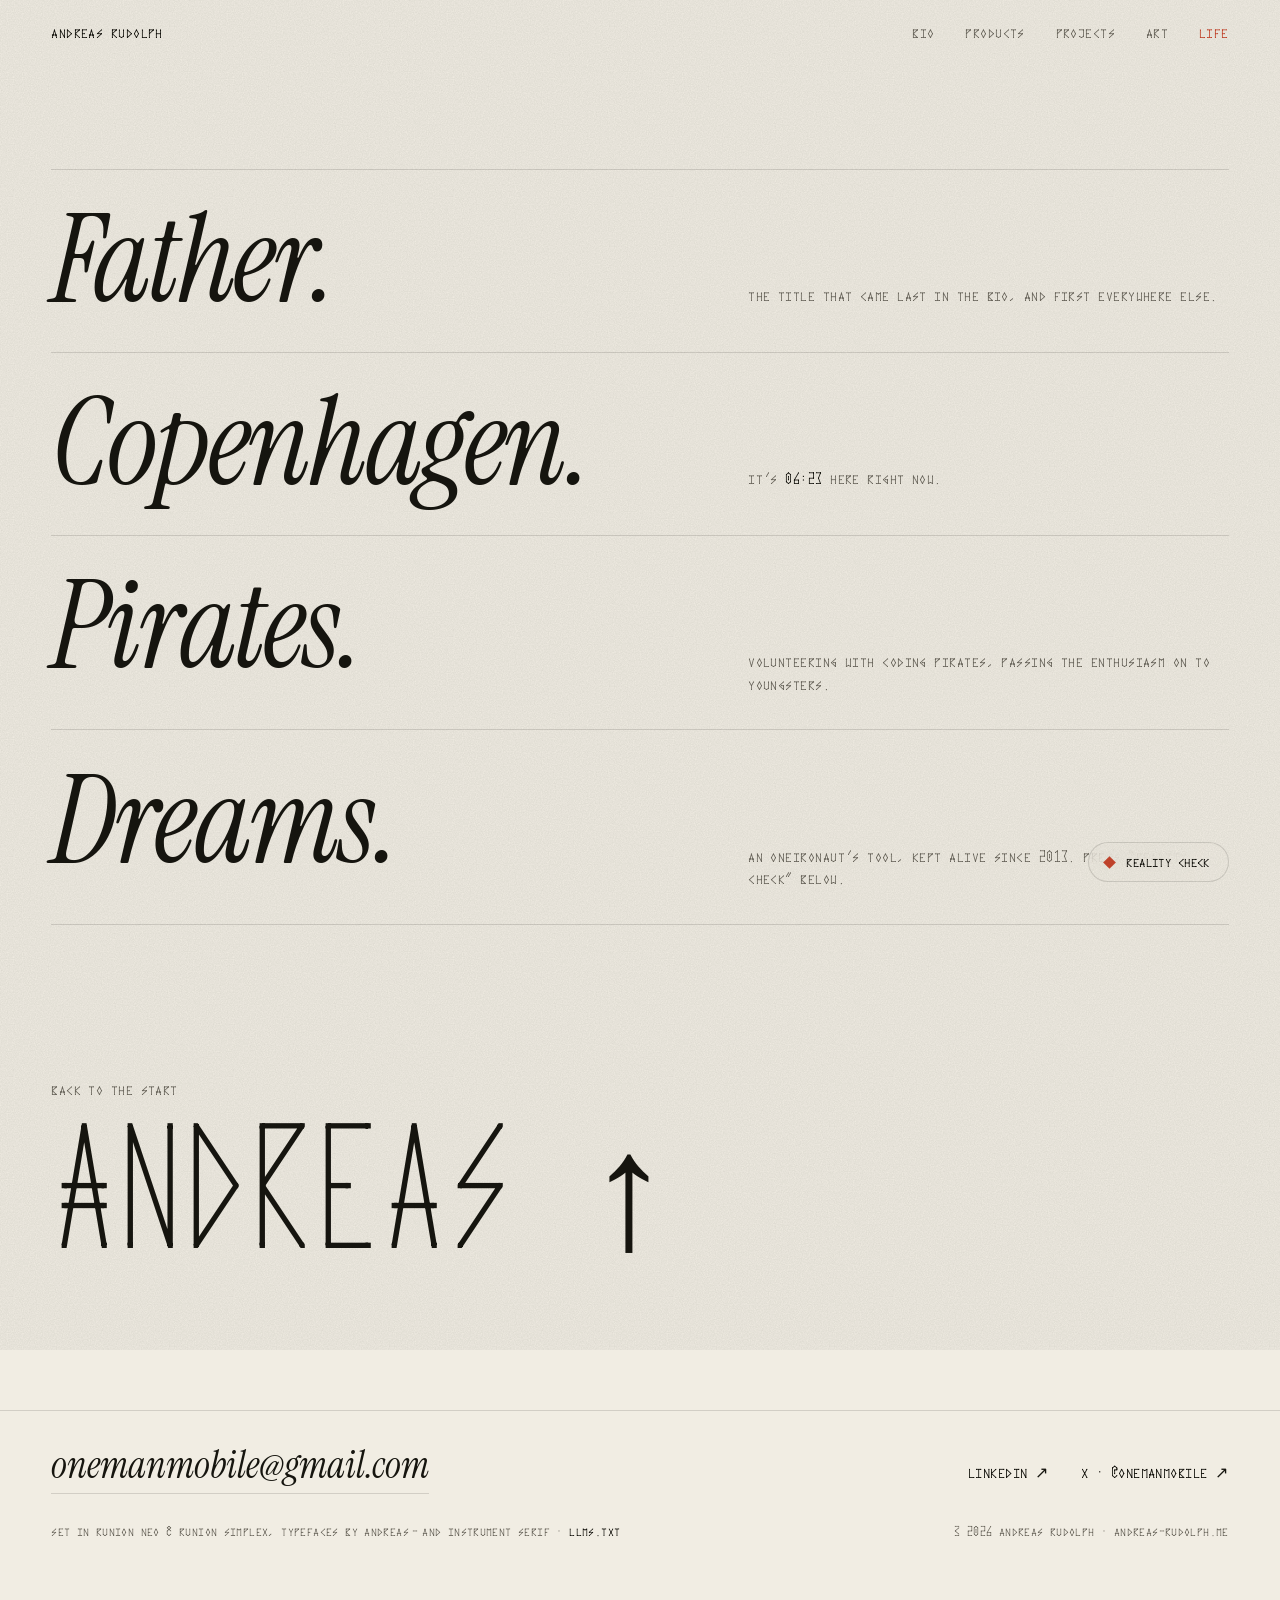
<file: life/index.html>
<!doctype html>
<html lang="en" data-mode="day">
<head>
  <meta charset="utf-8">
  <meta name="viewport" content="width=device-width, initial-scale=1, viewport-fit=cover">
  <title>Life — Andreas Rudolph</title>
  <meta name="description" content="Andreas Rudolph off the keyboard: father, Copenhagen, dreams.">
  <link rel="canonical" href="https://andreas-rudolph.me/life/">
  <link rel="describedby" href="/llms.txt" type="text/markdown">
  <meta name="author" content="Andreas Rudolph">
  <meta name="theme-color" content="#f1ede3">
  <meta property="og:type" content="website">
  <meta property="og:url" content="https://andreas-rudolph.me/life/">
  <meta property="og:title" content="Life — Andreas Rudolph">
  <meta property="og:description" content="Andreas Rudolph off the keyboard: father, Copenhagen, dreams.">
  <meta property="og:image" content="https://andreas-rudolph.me/assets/og.jpg">
  <meta property="og:image:width" content="1200">
  <meta property="og:image:height" content="630">
  <meta name="twitter:card" content="summary_large_image">
  <meta name="twitter:creator" content="@OneManMobile">
  <link rel="icon" href="/assets/favicon.svg" type="image/svg+xml">
  <link rel="preload" href="/assets/fonts/RunionNeo.woff2" as="font" type="font/woff2" crossorigin>
  <link rel="preload" href="/assets/fonts/InstrumentSerif-Regular.woff2" as="font" type="font/woff2" crossorigin>
  <link rel="stylesheet" href="/assets/style.css?v=16f68725c3">
  <script>try{if(localStorage.getItem('mode')==='dream')document.documentElement.dataset.mode='dream'}catch(e){}</script>
  <script type="module" src="/assets/main.js?v=e68046650d"></script>
</head>
<body>
  <a class="skip label" href="#content">Skip to content</a>

  <header>
    <div class="top">
      <a class="label home" href="/">andreas rudolph</a>
      <nav aria-label="Pages">
        <a class="label" href="/bio/">bio</a>
        <a class="label" href="/products/">products</a>
        <a class="label" href="/projects/">projects</a>
        <a class="label" href="/art/">art</a>
        <a class="label" href="/life/" aria-current="page">life</a>
      </nav>
    </div>
  </header>

  <main id="content">
    <h1 class="sr-only">Life</h1>
    <section class="section section--first" aria-label="Life">

      <ul class="life">
        <li class="reveal"><span class="life-word">Father.</span><span class="label life-note">the title that came last in the bio, and first everywhere else.</span></li>
        <li class="reveal"><span class="life-word">Copenhagen.</span><span class="label life-note">it’s <span class="clock">—</span> here right now.</span></li>
        <li class="reveal"><span class="life-word">Pirates.</span><span class="label life-note">volunteering with coding pirates, passing the enthusiasm on to youngsters.</span></li>
        <li class="reveal"><span class="life-word">Dreams.</span><span class="label life-note">an oneironaut’s tool, kept alive since 2013. press “reality check” below.</span></li>
      </ul>
    </section>

    <a class="next reveal" href="/">
      <span class="label">back to the start</span>
      <span class="next-title"><span data-dream>Andreas</span> <span class="next-arrow" aria-hidden="true">↑</span></span>
    </a>
  </main>

  <footer class="footer">
    <div class="footer-contact">
      <a class="footer-mail" href="mailto:onemanmobile@gmail.com">onemanmobile@gmail.com</a>
      <div class="footer-social">
        <a class="label" href="https://www.linkedin.com/in/andreasrudolph">linkedin ↗</a>
        <a class="label" href="https://x.com/OneManMobile">x · @onemanmobile ↗</a>
      </div>
    </div>
    <div class="footer-meta">
      <p class="label">set in runion neo &amp; runion simplex, typefaces by andreas&thinsp;—&thinsp;and instrument serif · <a href="/llms.txt">llms.txt</a></p>
      <p class="label">© 2026 andreas rudolph · andreas-rudolph.me</p>
    </div>
  </footer>

  <button class="reality" type="button" aria-pressed="false">
    <span class="reality-dot" aria-hidden="true"></span>
    <span class="reality-text">reality check</span>
  </button>
</body>
</html>
</file>
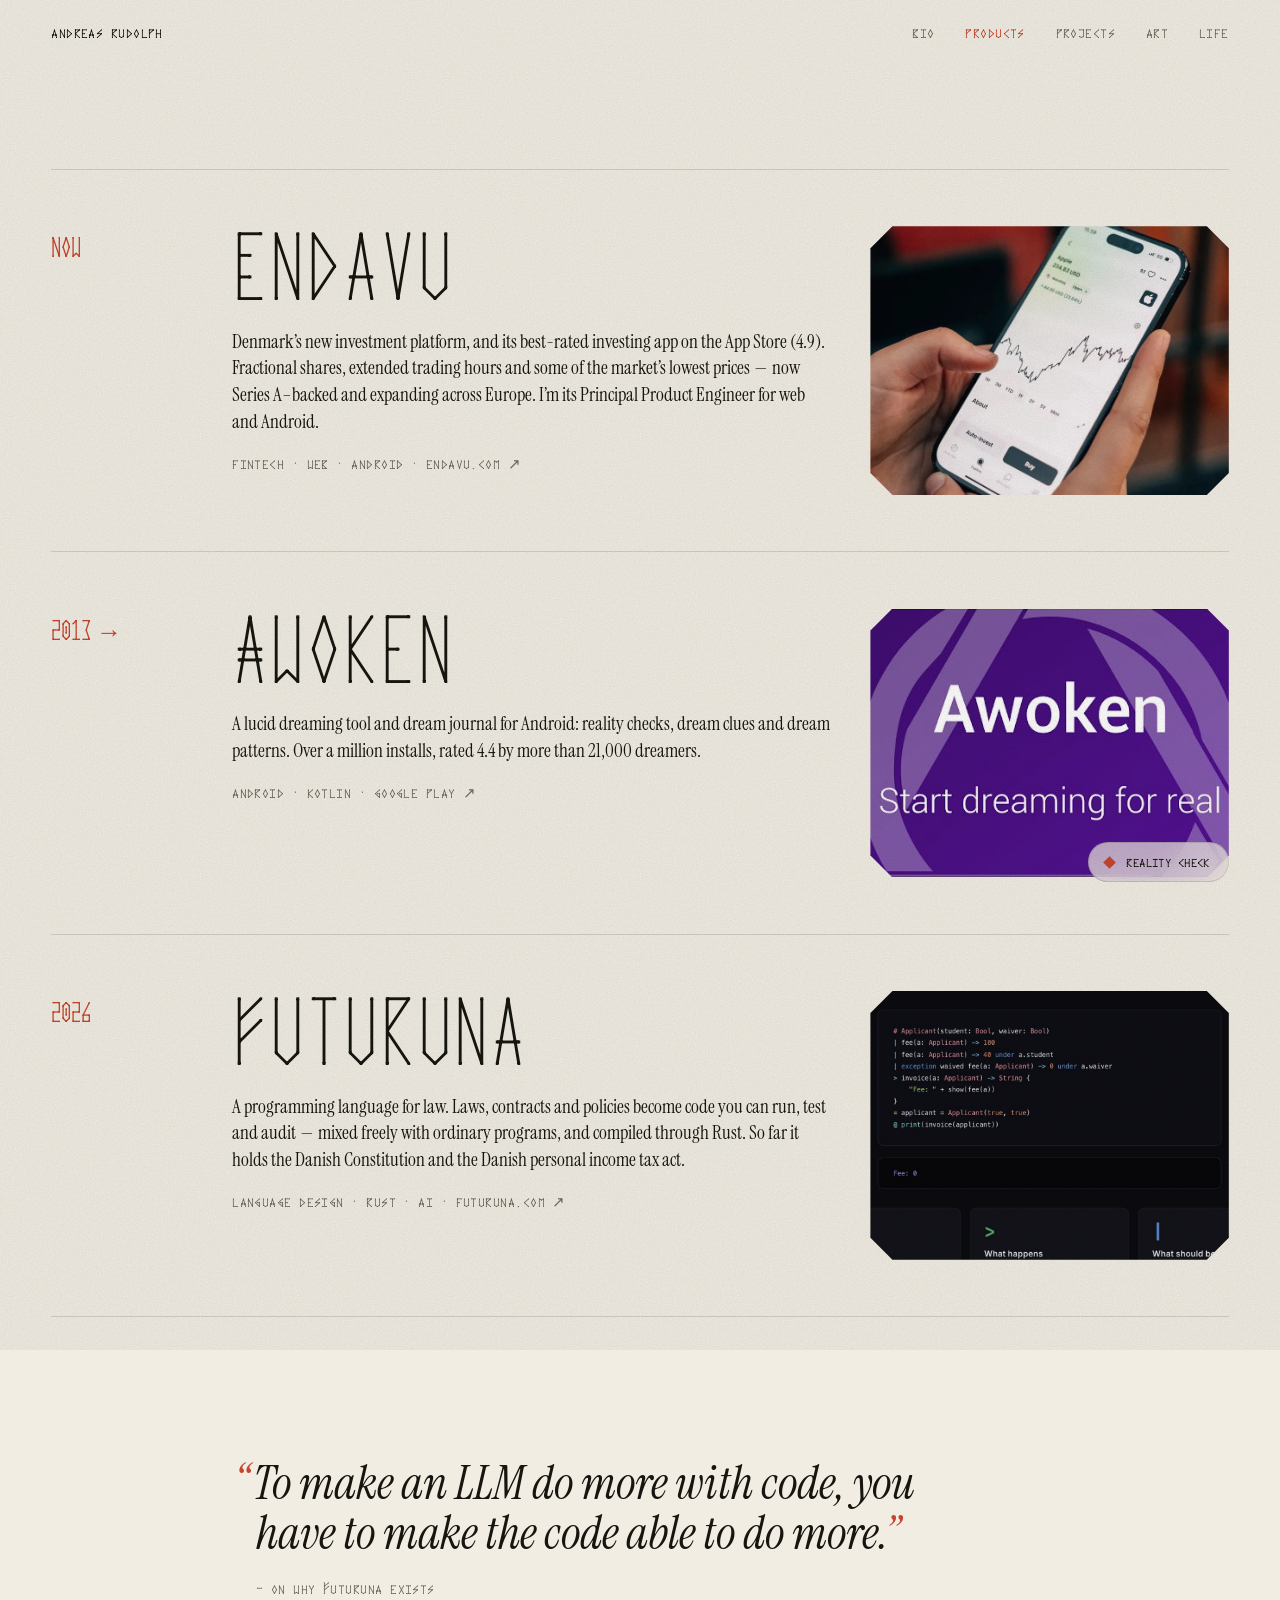
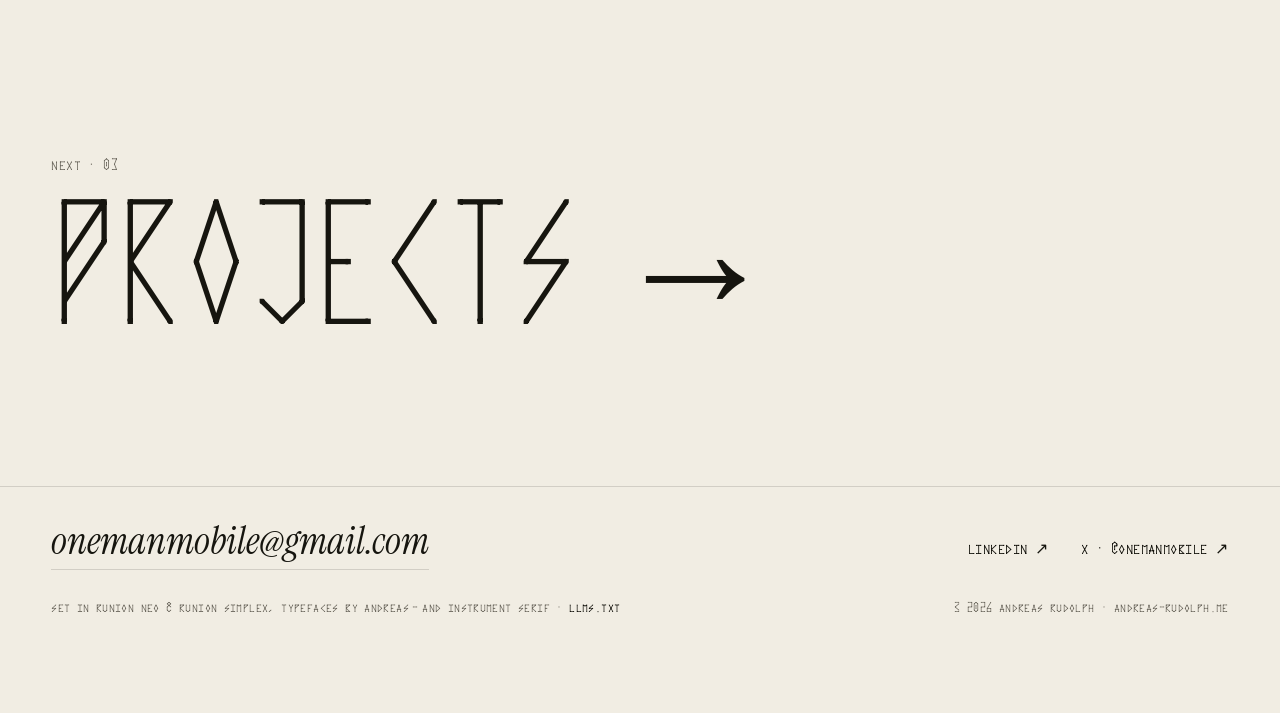
<file: products/index.html>
<!doctype html>
<html lang="en" data-mode="day">
<head>
  <meta charset="utf-8">
  <meta name="viewport" content="width=device-width, initial-scale=1, viewport-fit=cover">
  <title>Products — Andreas Rudolph</title>
  <meta name="description" content="Products by Andreas Rudolph: Endavu, Denmark’s new investment platform; Awoken, a lucid dreaming app with a million installs; and Futuruna, a programming language for law.">
  <link rel="canonical" href="https://andreas-rudolph.me/products/">
  <link rel="describedby" href="/llms.txt" type="text/markdown">
  <meta name="author" content="Andreas Rudolph">
  <meta name="theme-color" content="#f1ede3">
  <meta property="og:type" content="website">
  <meta property="og:url" content="https://andreas-rudolph.me/products/">
  <meta property="og:title" content="Products — Andreas Rudolph">
  <meta property="og:description" content="Products by Andreas Rudolph: Endavu, Denmark’s new investment platform; Awoken, a lucid dreaming app with a million installs; and Futuruna, a programming language for law.">
  <meta property="og:image" content="https://andreas-rudolph.me/assets/og.jpg">
  <meta property="og:image:width" content="1200">
  <meta property="og:image:height" content="630">
  <meta name="twitter:card" content="summary_large_image">
  <meta name="twitter:creator" content="@OneManMobile">
  <link rel="icon" href="/assets/favicon.svg" type="image/svg+xml">
  <link rel="preload" href="/assets/fonts/RunionNeo.woff2" as="font" type="font/woff2" crossorigin>
  <link rel="preload" href="/assets/fonts/InstrumentSerif-Regular.woff2" as="font" type="font/woff2" crossorigin>
  <link rel="stylesheet" href="/assets/style.css?v=16f68725c3">
  <script>try{if(localStorage.getItem('mode')==='dream')document.documentElement.dataset.mode='dream'}catch(e){}</script>
  <script type="module" src="/assets/main.js?v=e68046650d"></script>
</head>
<body>
  <a class="skip label" href="#content">Skip to content</a>

  <header>
    <div class="top">
      <a class="label home" href="/">andreas rudolph</a>
      <nav aria-label="Pages">
        <a class="label" href="/bio/">bio</a>
        <a class="label" href="/products/" aria-current="page">products</a>
        <a class="label" href="/projects/">projects</a>
        <a class="label" href="/art/">art</a>
        <a class="label" href="/life/">life</a>
      </nav>
    </div>
  </header>

  <main id="content">
    <h1 class="sr-only">Products</h1>
    <section class="section section--first" aria-label="Products">

      <ol class="works">
        <li class="work reveal">
          <div class="work-meta"><span class="work-year">now</span></div>
          <div class="work-body">
            <h3 class="work-title"><a class="work-link" href="https://endavu.com"><span data-dream>Endavu</span></a></h3>
            <p class="work-desc">Denmark’s new investment platform, and its best-rated investing app on the App Store (4.9). Fractional shares, extended trading hours and some of the market’s lowest prices&thinsp;—&thinsp;now Series A–backed and expanding across Europe. I’m its Principal Product Engineer for web and Android.</p>
            <p class="label work-tags">fintech · web · android · endavu.com ↗</p>
          </div>
          <figure class="work-media"><img src="/assets/img/endavu.jpg" width="800" height="600" loading="lazy" decoding="async" alt="The Endavu app showing a stock chart, held in two hands"></figure>
        </li>

        <li class="work reveal">
          <div class="work-meta"><span class="work-year">2013 →</span></div>
          <div class="work-body">
            <h3 class="work-title"><a class="work-link" href="https://play.google.com/store/apps/details?id=com.lucid_dreaming.awoken"><span data-dream>Awoken</span></a></h3>
            <p class="work-desc">A lucid dreaming tool and dream journal for Android: reality checks, dream clues and dream patterns. Over a million installs, rated 4.4 by more than 21,000 dreamers.</p>
            <p class="label work-tags">android · kotlin · google play ↗</p>
          </div>
          <figure class="work-media"><img src="/assets/img/awoken.jpg" width="416" height="312" loading="lazy" decoding="async" alt="Awoken banner: Start dreaming for real"></figure>
        </li>

        <li class="work reveal">
          <div class="work-meta"><span class="work-year">2026</span></div>
          <div class="work-body">
            <h3 class="work-title"><a class="work-link" href="https://futuruna.com/"><span data-dream>Futuruna</span></a></h3>
            <p class="work-desc">A programming language for law. Laws, contracts and policies become code you can run, test and audit&thinsp;—&thinsp;mixed freely with ordinary programs, and compiled through Rust. So far it holds the Danish Constitution and the Danish personal income tax act.</p>
            <p class="label work-tags">language design · rust · ai · futuruna.com ↗</p>
          </div>
          <figure class="work-media"><img src="/assets/img/futuruna.jpg" width="1000" height="750" loading="lazy" decoding="async" alt="Futuruna code: a fee rule with exceptions for students and waivers, printing Fee: 0"></figure>
        </li>
      </ol>

      <figure class="quote reveal">
        <blockquote><p>To make an LLM do more with code, you have to make the code able to do more.</p></blockquote>
        <figcaption class="label">— on why Futuruna exists</figcaption>
      </figure>
    </section>

    <a class="next reveal" href="/projects/">
      <span class="label">next · 03</span>
      <span class="next-title"><span data-dream>Projects</span> <span class="next-arrow" aria-hidden="true">→</span></span>
    </a>
  </main>

  <footer class="footer">
    <div class="footer-contact">
      <a class="footer-mail" href="mailto:onemanmobile@gmail.com">onemanmobile@gmail.com</a>
      <div class="footer-social">
        <a class="label" href="https://www.linkedin.com/in/andreasrudolph">linkedin ↗</a>
        <a class="label" href="https://x.com/OneManMobile">x · @onemanmobile ↗</a>
      </div>
    </div>
    <div class="footer-meta">
      <p class="label">set in runion neo &amp; runion simplex, typefaces by andreas&thinsp;—&thinsp;and instrument serif · <a href="/llms.txt">llms.txt</a></p>
      <p class="label">© 2026 andreas rudolph · andreas-rudolph.me</p>
    </div>
  </footer>

  <button class="reality" type="button" aria-pressed="false">
    <span class="reality-dot" aria-hidden="true"></span>
    <span class="reality-text">reality check</span>
  </button>
</body>
</html>
</file>
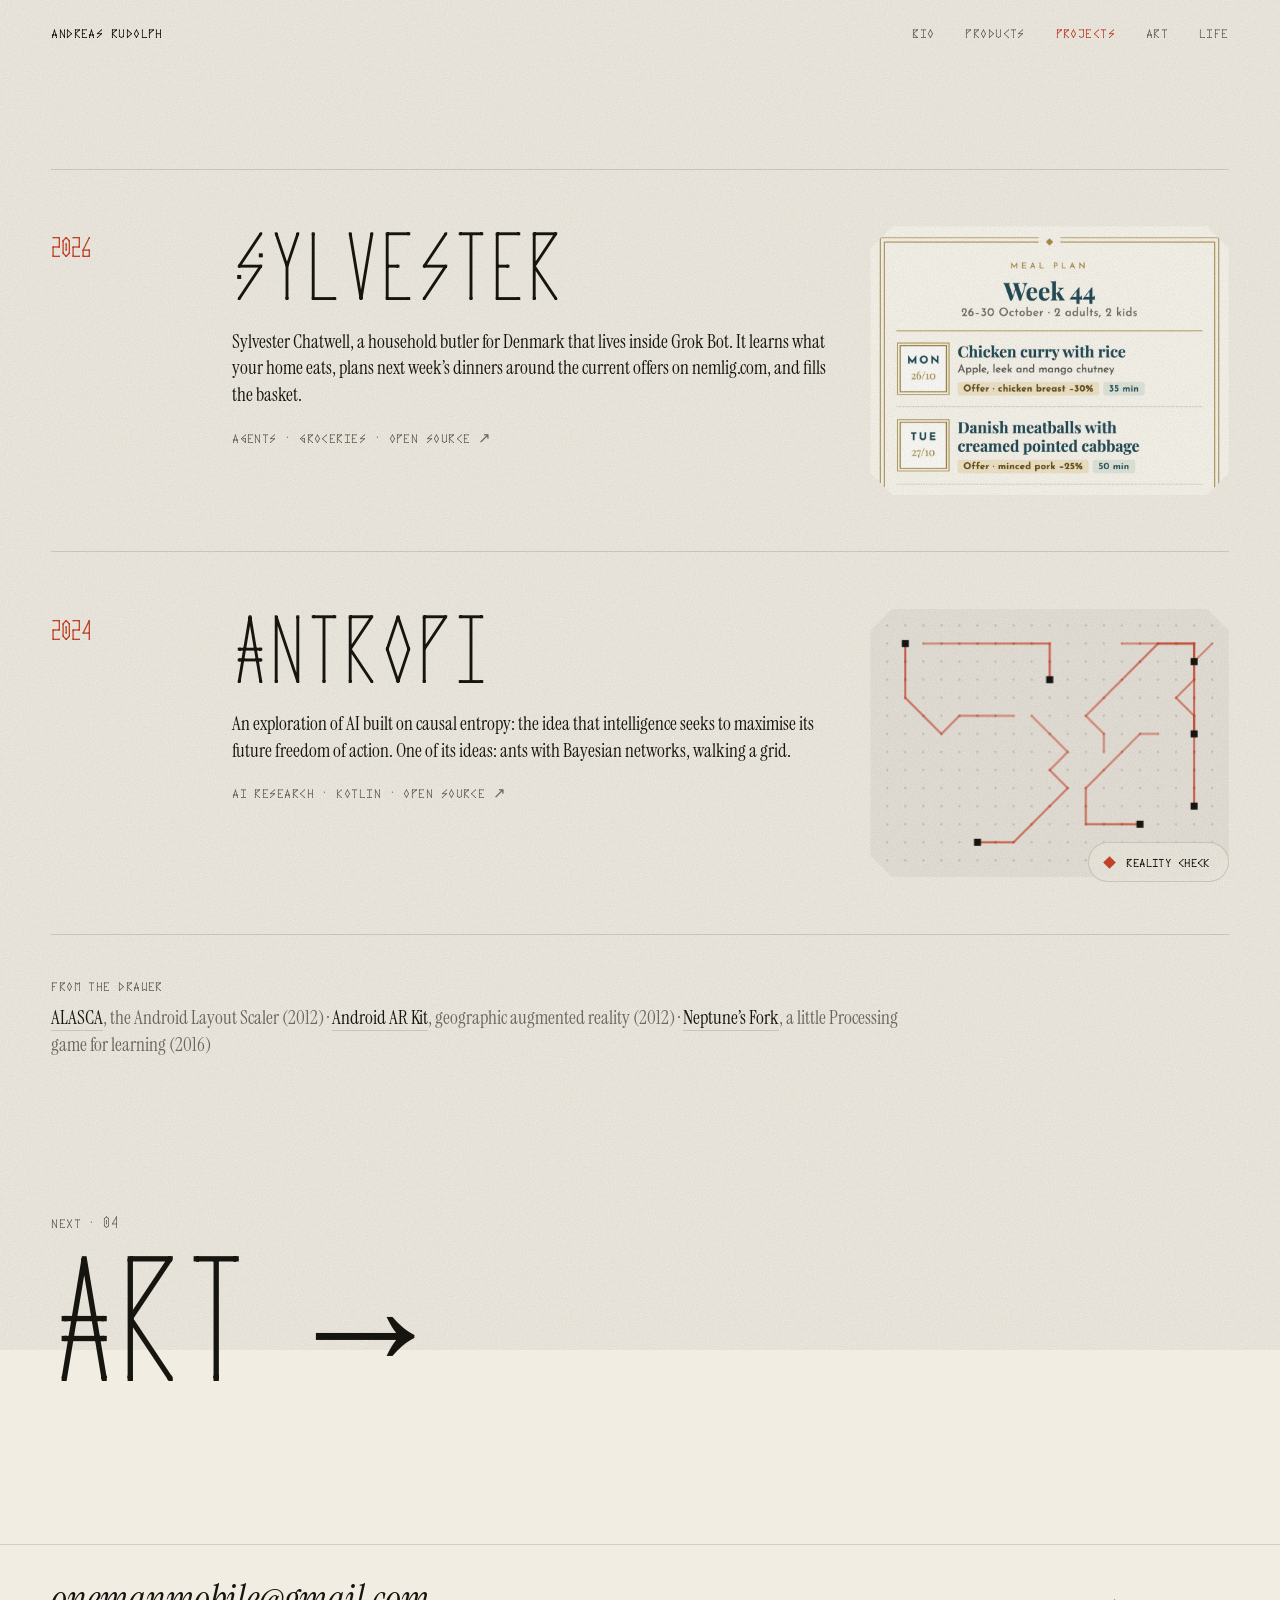
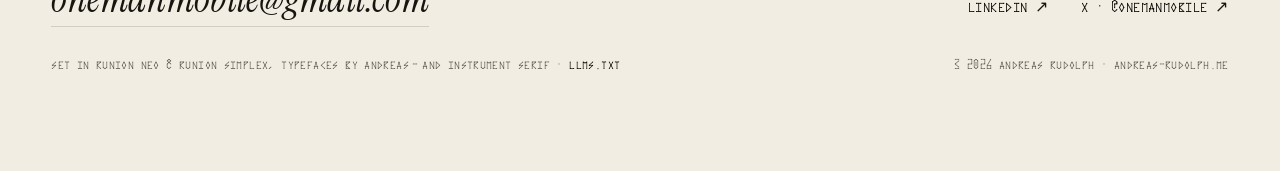
<file: projects/index.html>
<!doctype html>
<html lang="en" data-mode="day">
<head>
  <meta charset="utf-8">
  <meta name="viewport" content="width=device-width, initial-scale=1, viewport-fit=cover">
  <title>Projects — Andreas Rudolph</title>
  <meta name="description" content="Projects by Andreas Rudolph: Sylvester Chatwell, a household butler for Denmark; Antropi, AI built on causal entropy; and open-source Android libraries.">
  <link rel="canonical" href="https://andreas-rudolph.me/projects/">
  <link rel="describedby" href="/llms.txt" type="text/markdown">
  <meta name="author" content="Andreas Rudolph">
  <meta name="theme-color" content="#f1ede3">
  <meta property="og:type" content="website">
  <meta property="og:url" content="https://andreas-rudolph.me/projects/">
  <meta property="og:title" content="Projects — Andreas Rudolph">
  <meta property="og:description" content="Projects by Andreas Rudolph: Sylvester Chatwell, a household butler for Denmark; Antropi, AI built on causal entropy; and open-source Android libraries.">
  <meta property="og:image" content="https://andreas-rudolph.me/assets/og.jpg">
  <meta property="og:image:width" content="1200">
  <meta property="og:image:height" content="630">
  <meta name="twitter:card" content="summary_large_image">
  <meta name="twitter:creator" content="@OneManMobile">
  <link rel="icon" href="/assets/favicon.svg" type="image/svg+xml">
  <link rel="preload" href="/assets/fonts/RunionNeo.woff2" as="font" type="font/woff2" crossorigin>
  <link rel="preload" href="/assets/fonts/InstrumentSerif-Regular.woff2" as="font" type="font/woff2" crossorigin>
  <link rel="stylesheet" href="/assets/style.css?v=16f68725c3">
  <script>try{if(localStorage.getItem('mode')==='dream')document.documentElement.dataset.mode='dream'}catch(e){}</script>
  <script type="module" src="/assets/main.js?v=e68046650d"></script>
</head>
<body>
  <a class="skip label" href="#content">Skip to content</a>

  <header>
    <div class="top">
      <a class="label home" href="/">andreas rudolph</a>
      <nav aria-label="Pages">
        <a class="label" href="/bio/">bio</a>
        <a class="label" href="/products/">products</a>
        <a class="label" href="/projects/" aria-current="page">projects</a>
        <a class="label" href="/art/">art</a>
        <a class="label" href="/life/">life</a>
      </nav>
    </div>
  </header>

  <main id="content">
    <h1 class="sr-only">Projects</h1>
    <section class="section section--first" aria-label="Projects">

      <ol class="works">
        <li class="work reveal">
          <div class="work-meta"><span class="work-year">2026</span></div>
          <div class="work-body">
            <h3 class="work-title"><a class="work-link" href="https://github.com/OneManMobile/sylvester-chatwell"><span data-dream>Sylvester</span></a></h3>
            <p class="work-desc">Sylvester Chatwell, a household butler for Denmark that lives inside Grok Bot. It learns what your home eats, plans next week’s dinners around the current offers on nemlig.com, and fills the basket.</p>
            <p class="label work-tags">agents · groceries · open source ↗</p>
          </div>
          <figure class="work-media"><img src="/assets/img/sylvester.jpg" width="1000" height="750" loading="lazy" decoding="async" alt="A Sylvester Chatwell meal plan card for week 44"></figure>
        </li>

        <li class="work reveal">
          <div class="work-meta"><span class="work-year">2024</span></div>
          <div class="work-body">
            <h3 class="work-title"><a class="work-link" href="https://github.com/OneManMobile/Antropi"><span data-dream>Antropi</span></a></h3>
            <p class="work-desc">An exploration of AI built on causal entropy: the idea that intelligence seeks to maximise its future freedom of action. One of its ideas: ants with Bayesian networks, walking a grid.</p>
            <p class="label work-tags">ai research · kotlin · open source ↗</p>
          </div>
          <figure class="work-media work-media--ants"><canvas data-ants aria-label="Animation: ants wandering a dot grid, leaving trails" role="img"></canvas></figure>
        </li>
      </ol>

      <p class="drawer reveal"><span class="label">from the drawer</span>
        <a href="https://github.com/OneManMobile/ALASCA">ALASCA</a>, the Android Layout Scaler (2012) ·
        <a href="https://github.com/OneManMobile/Android-AR-Kit">Android AR Kit</a>, geographic augmented reality (2012) ·
        <a href="https://github.com/OneManMobile/NeptunesFork">Neptune’s Fork</a>, a little Processing game for learning (2016)
      </p>
    </section>

    <a class="next reveal" href="/art/">
      <span class="label">next · 04</span>
      <span class="next-title"><span data-dream>Art</span> <span class="next-arrow" aria-hidden="true">→</span></span>
    </a>
  </main>

  <footer class="footer">
    <div class="footer-contact">
      <a class="footer-mail" href="mailto:onemanmobile@gmail.com">onemanmobile@gmail.com</a>
      <div class="footer-social">
        <a class="label" href="https://www.linkedin.com/in/andreasrudolph">linkedin ↗</a>
        <a class="label" href="https://x.com/OneManMobile">x · @onemanmobile ↗</a>
      </div>
    </div>
    <div class="footer-meta">
      <p class="label">set in runion neo &amp; runion simplex, typefaces by andreas&thinsp;—&thinsp;and instrument serif · <a href="/llms.txt">llms.txt</a></p>
      <p class="label">© 2026 andreas rudolph · andreas-rudolph.me</p>
    </div>
  </footer>

  <button class="reality" type="button" aria-pressed="false">
    <span class="reality-dot" aria-hidden="true"></span>
    <span class="reality-text">reality check</span>
  </button>
</body>
</html>
</file>
<file: assets/style.css>
@font-face { font-family: "Runion Neo"; src: url("fonts/RunionNeo.woff2") format("woff2"); font-weight: 300 700; font-display: swap; }
@font-face { font-family: "Runion Simplex"; src: url("fonts/RunionSimplex.woff2") format("woff2"); font-weight: 300 700; font-display: swap; }
@font-face { font-family: "Instrument Serif"; src: url("fonts/InstrumentSerif-Regular.woff2") format("woff2"); font-weight: 400; font-style: normal; font-display: swap; }
@font-face { font-family: "Instrument Serif"; src: url("fonts/InstrumentSerif-Italic.woff2") format("woff2"); font-weight: 400; font-style: italic; font-display: swap; }

:root {
  --paper: #f1ede3;
  --ink: #16150f;
  --muted: #6f6b61;
  --rule: rgba(22, 21, 15, .14);
  --accent: #c8452c;
  --gutter: clamp(20px, 4vw, 56px);
  --serif: "Instrument Serif", ui-serif, Georgia, serif;
  --neo: "Runion Neo", ui-monospace, monospace;
  --mono: "Runion Simplex", ui-monospace, Menlo, monospace;
  /* portraits: a tall hexagon with long straight sides */
  --hex: polygon(50% 0, 100% 12%, 100% 88%, 50% 100%, 0 88%, 0 12%);
  /* every image and artwork: the same cut corners */
  --cut: polygon(22px 0, calc(100% - 22px) 0, 100% 22px, 100% calc(100% - 22px), calc(100% - 22px) 100%, 22px 100%, 0 calc(100% - 22px), 0 22px);
  color-scheme: light;
}
:root[data-mode="dream"] {
  --paper: #0a0c19;
  --ink: #ebe7ff;
  --muted: #8f8db0;
  --rule: rgba(235, 231, 255, .14);
  --accent: #f4b860;
  color-scheme: dark;
}

*, *::before, *::after { box-sizing: border-box; }
html {
  background: var(--paper);
  color: var(--ink);
  -webkit-text-size-adjust: 100%;
  scroll-behavior: smooth;
  transition: background-color 1.2s ease, color 1.2s ease;
}
.switching *, .switching *::before, .switching *::after {
  transition: color 1.1s ease, background-color 1.1s ease, border-color 1.1s ease, fill 1.1s ease, stroke 1.1s ease !important;
}
body {
  margin: 0;
  font-family: var(--serif);
  font-size: clamp(19px, 1.35vw, 22px);
  line-height: 1.4;
  -webkit-font-smoothing: antialiased;
  overflow-x: hidden;
}
a { color: inherit; text-decoration: none; }
em { font-style: italic; }
::selection { background: var(--accent); color: var(--paper); }
:focus-visible { outline: 2px solid var(--accent); outline-offset: 4px; }

/* atmosphere: a night sky glow for dreams, paper grain always */
body::before {
  content: "";
  position: fixed;
  inset: 0;
  z-index: -1;
  pointer-events: none;
  background:
    radial-gradient(60vw 50vh at 78% 8%, rgba(124, 98, 255, .22), transparent 70%),
    radial-gradient(50vw 40vh at 8% 92%, rgba(244, 184, 96, .09), transparent 70%);
  opacity: 0;
  transition: opacity 1.6s ease;
}
[data-mode="dream"] body::before { opacity: 1; }
body::after {
  content: "";
  position: fixed;
  inset: -50%;
  z-index: 90;
  pointer-events: none;
  background-image: url("data:image/svg+xml,%3Csvg xmlns='http://www.w3.org/2000/svg' width='220' height='220'%3E%3Cfilter id='n'%3E%3CfeTurbulence type='fractalNoise' baseFrequency='.85' numOctaves='3' stitchTiles='stitch'/%3E%3CfeColorMatrix values='0 0 0 0 0 0 0 0 0 0 0 0 0 0 0 0 0 0 .55 0'/%3E%3C/filter%3E%3Crect width='100%25' height='100%25' filter='url(%23n)'/%3E%3C/svg%3E");
  opacity: .16;
  mix-blend-mode: multiply;
}
[data-mode="dream"] body::after { opacity: .5; mix-blend-mode: soft-light; }

.sr-only {
  position: absolute; width: 1px; height: 1px; padding: 0; margin: -1px;
  overflow: hidden; clip: rect(0 0 0 0); white-space: nowrap; border: 0;
}
.skip { position: absolute; left: var(--gutter); top: -40px; z-index: 100; }
.skip:focus { top: 16px; }

.label {
  font-family: var(--mono);
  font-size: 15px;
  font-weight: 450;
  line-height: 1.5;
  letter-spacing: .03em;
  color: var(--muted);
  margin: 0;
}
a.label { transition: color .3s ease; }
a.label:hover { color: var(--accent); }

/* ── hero: one centred column — portrait, name, roles, pitch ─ */
.hero {
  position: relative;
  min-height: 100vh;
  min-height: 100svh;
  display: flex;
  flex-direction: column;
  overflow: hidden;
}
#field { position: absolute; inset: 0; width: 100%; height: 100%; display: block; touch-action: pan-y; }
.top {
  position: relative;
  z-index: 2;
  display: flex;
  justify-content: space-between;
  align-items: baseline;
  padding: 22px var(--gutter);
}
.top nav { display: flex; gap: clamp(16px, 2.4vw, 36px); }
.top .clock { color: var(--ink); font-variant-numeric: tabular-nums; }
.top .home { color: var(--ink); }
.top nav a[aria-current="page"] { color: var(--accent); }

.hero-stack {
  position: relative;
  z-index: 2;
  flex: 1;
  display: flex;
  flex-direction: column;
  align-items: center;
  justify-content: center;
  gap: clamp(16px, 2.4vh, 26px);
  padding: clamp(12px, 3vh, 40px) var(--gutter) clamp(56px, 9vh, 104px);
  text-align: center;
}
/* photo and name sit side by side; the pair is centred as one unit */
.hero-ident {
  align-self: stretch;
  display: flex;
  align-items: center;
  justify-content: center;
  gap: clamp(24px, 3.2vw, 52px);
}
.hero-portrait {
  display: block;
  flex: none;
  width: clamp(92px, 8.4vw, 136px);
  height: auto;
  aspect-ratio: 3 / 4;
  object-fit: cover;
  object-position: 80% 30%;
  clip-path: var(--hex);
  animation: rise 1.2s .1s cubic-bezier(.2, .7, .1, 1) both;
}
/* the canvas draws the name inside this box; the script sizes it */
.hero-name { flex: none; height: 120px; margin: 0; }
.hero-role { margin: 0; max-width: 64em; color: var(--ink); animation: rise 1.4s 1.35s cubic-bezier(.2, .7, .1, 1) both; }
.hero-role span { white-space: nowrap; }
.lede {
  margin: 0;
  max-width: 24em;
  font-size: clamp(24px, 2.4vw, 38px);
  line-height: 1.12;
  letter-spacing: -.005em;
  text-wrap: balance;
  animation: rise 1.4s 1.5s cubic-bezier(.2, .7, .1, 1) both;
}
.lede em { color: var(--accent); transition: color 1.1s ease; }
.lede a, .about-big a, .facts a {
  color: inherit;
  text-decoration: underline;
  text-decoration-color: var(--accent);
  text-decoration-thickness: .06em;
  text-underline-offset: .14em;
  transition: color .3s ease, text-decoration-color 1.1s ease;
}
.lede a:hover, .about-big a:hover, .facts a:hover { color: var(--accent); }
.hero-hint { animation: rise 1.4s 1.8s cubic-bezier(.2, .7, .1, 1) both; }
.swap { display: grid; }
.swap > span { grid-area: 1 / 1; transition: opacity 1s ease; }
.when-dream { opacity: 0; }
[data-mode="dream"] .when-dream { opacity: 1; color: var(--ink); }

@keyframes rise { from { opacity: 0; transform: translateY(18px); } }

/* ── sections ─────────────────────────────────────────── */
.section {
  max-width: 1600px;
  margin: 0 auto;
  padding: clamp(96px, 13vw, 200px) var(--gutter) 0;
}
.section--first { padding-top: clamp(64px, 8vw, 120px); }

/* front page */
.stats {
  display: grid;
  grid-template-columns: repeat(3, minmax(0, 1fr));
  gap: clamp(20px, 3vw, 48px);
  margin: 0;
  padding-top: 24px;
  border-top: 1px solid var(--rule);
}
.stats div { display: grid; gap: 10px; align-content: start; }
.stats dd { margin: 0; font-family: var(--neo); font-weight: 300; font-size: clamp(56px, 8vw, 128px); line-height: .9; transition: font-weight .6s ease, color .4s ease; }
.stats div:hover dd { font-weight: 600; color: var(--accent); }

.cards {
  list-style: none;
  margin: 0;
  padding: 0;
  display: grid;
  grid-template-columns: repeat(3, minmax(0, 1fr));
  gap: clamp(40px, 4vw, 64px) clamp(20px, 2.4vw, 36px);
}
.cards--2 { grid-template-columns: repeat(2, minmax(0, 1fr)); }
.card a { display: grid; gap: 12px; align-content: start; }
.card-media {
  display: block;
  margin-bottom: 6px;
  aspect-ratio: 4 / 3;
  overflow: hidden;
  clip-path: var(--cut);
  background: color-mix(in srgb, var(--ink) 4%, transparent);
}
.card-media img, .card-media canvas { display: block; width: 100%; height: 100%; object-fit: cover; }
.card-media img { filter: saturate(.85); transition: transform 1.2s cubic-bezier(.2, .7, .1, 1), filter .8s ease; }
.card a:hover .card-media img { transform: scale(1.04); filter: saturate(1.05); }
[data-mode="dream"] .card-media img { filter: saturate(.7) brightness(.82); }
.card-title { font-family: var(--neo); font-weight: 300; font-size: clamp(40px, 4.4vw, 72px); line-height: .9; transition: font-weight .6s cubic-bezier(.2, .7, .1, 1), color .4s ease; }
.card a:hover .card-title { font-weight: 620; color: var(--accent); }
.card-desc { max-width: 26em; font-size: 19px; line-height: 1.35; color: var(--muted); }

.life-strip { margin: 0; font-style: italic; font-size: clamp(48px, 8.4vw, 140px); line-height: 1; letter-spacing: -.02em; text-wrap: balance; }
.life-strip a { transition: color .5s ease; }
.life-strip a:hover { color: var(--accent); }
.life-clock { margin-top: 18px; }
.life-clock .clock { color: var(--ink); }


/* next page */
.next {
  display: grid;
  gap: 14px;
  max-width: 1600px;
  margin: clamp(96px, 12vw, 180px) auto 0;
  padding: 0 var(--gutter) clamp(96px, 12vw, 160px);
}
.next-title { font-family: var(--neo); font-weight: 300; font-size: clamp(64px, 13vw, 220px); line-height: .85; transition: font-weight .7s cubic-bezier(.2, .7, .1, 1), color .4s ease; }
.next:hover .next-title { font-weight: 620; color: var(--accent); }
.next-arrow { display: inline-block; transition: transform .6s ease; }
.next:hover .next-arrow { transform: translateX(.15em); }
.section-head {
  display: flex;
  justify-content: space-between;
  align-items: baseline;
  border-top: 1px solid var(--rule);
  padding-top: 16px;
  margin-bottom: clamp(40px, 6vw, 96px);
}
.section-head h2 { font-weight: 450; }
.section-head a.label { color: var(--ink); }

.reveal { opacity: 0; transform: translateY(28px); transition: opacity 1.1s ease, transform 1.2s cubic-bezier(.2, .7, .1, 1); }
.reveal.is-in { opacity: 1; transform: none; }

/* about */
.bio-head {
  display: grid;
  grid-template-columns: minmax(0, 1fr) clamp(200px, 22vw, 320px);
  gap: clamp(32px, 5vw, 96px);
  align-items: end;
  margin-bottom: clamp(56px, 8vw, 120px);
}
.bio-head .about-big { margin: 0; }
.bio-head > :only-child { grid-column: 1 / -1; }
.portrait { margin: 0; display: grid; gap: 12px; justify-items: center; }
.portrait img { display: block; width: 100%; height: auto; aspect-ratio: 3 / 4; object-fit: cover; object-position: 80% 30%; clip-path: var(--hex); transition: filter .9s ease; }
@media (hover: hover) {
  .portrait img { filter: grayscale(1) contrast(1.06); }
  .portrait:hover img { filter: none; }
}

.about-big {
  margin: 0 0 clamp(56px, 8vw, 120px);
  max-width: 17em;
  font-size: clamp(34px, 4.6vw, 76px);
  line-height: 1.02;
  letter-spacing: -.015em;
  text-wrap: pretty;
}
.about-big em { color: var(--accent); transition: color 1.1s ease; }
.about-grid {
  display: grid;
  grid-template-columns: minmax(0, 1fr) minmax(0, 1.4fr);
  gap: clamp(40px, 8vw, 160px);
}
.facts { margin: 0; display: grid; gap: 0; align-content: start; }
.facts > div {
  display: grid;
  grid-template-columns: 9.5em 1fr;
  gap: 16px;
  padding: 14px 0;
  border-bottom: 1px solid var(--rule);
  align-items: baseline;
}
.facts dd { margin: 0; }
.in-words { max-width: 34em; }
.in-words > .label { margin-bottom: 20px; }
.in-words p { margin: 0 0 1em; font-size: clamp(20px, 1.5vw, 24px); line-height: 1.42; text-wrap: pretty; }
.in-words .in-words-lead { margin-bottom: .8em; font-size: clamp(28px, 2.6vw, 40px); line-height: 1.12; }
.in-words .in-words-end { margin: .4em 0 0; font-style: italic; font-size: clamp(32px, 3vw, 48px); color: var(--accent); }
.in-words a { text-decoration: underline; text-decoration-color: var(--accent); text-underline-offset: .14em; }
.in-words a:hover { color: var(--accent); }

.quote { margin: clamp(80px, 11vw, 180px) 0 0; padding-left: clamp(0px, 16vw, 280px); }
.quote blockquote { margin: 0 0 20px; }

.cv-cta { display: flex; flex-wrap: wrap; align-items: center; gap: 14px 28px; margin: calc(-1 * clamp(28px, 4vw, 64px)) 0 clamp(72px, 9vw, 140px); }
.cv-download {
  display: inline-flex;
  align-items: center;
  padding: 16px 24px;
  background: var(--ink);
  color: var(--paper);
  font: 500 15px/1 var(--mono);
  letter-spacing: .04em;
  clip-path: polygon(12px 0, calc(100% - 12px) 0, 100% 12px, 100% calc(100% - 12px), calc(100% - 12px) 100%, 12px 100%, 0 calc(100% - 12px), 0 12px);
  transition: background-color .3s ease;
}
.cv-download:hover { background: var(--accent); }
.today { margin: 0 0 clamp(72px, 9vw, 140px); }
.today > .label { margin-bottom: 18px; }
.today-list { list-style: none; margin: 0; padding: 0; border-top: 1px solid var(--rule); }
.today-list li {
  display: grid;
  grid-template-columns: minmax(0, 1.2fr) minmax(0, 1fr);
  gap: 24px;
  align-items: baseline;
  padding: clamp(14px, 1.8vw, 24px) 0;
  border-bottom: 1px solid var(--rule);
}
.today-role { font-family: var(--neo); font-weight: 300; font-size: clamp(30px, 4vw, 64px); line-height: .95; transition: font-weight .6s ease, color .4s ease; }
.today-list li:hover .today-role { font-weight: 600; color: var(--accent); }
.today-note { color: var(--muted); text-wrap: pretty; }
.today-note a, .before a { color: var(--ink); text-decoration: underline; text-decoration-color: var(--accent); text-underline-offset: .14em; }

.before { margin-top: clamp(88px, 11vw, 170px); display: grid; gap: 14px; max-width: 64em; }
.career { list-style: none; margin: 0 0 28px; padding: 0; border-top: 1px solid var(--rule); }
.career li { display: grid; grid-template-columns: 12em minmax(0, 1fr); gap: 24px; align-items: baseline; padding: 14px 0; border-bottom: 1px solid var(--rule); }
.career-org { font-size: clamp(22px, 1.8vw, 28px); }
.career-role { color: var(--muted); }
.apps-label { margin-top: 8px; }
.apps, .skills { margin: 0 0 20px; font-size: clamp(20px, 1.6vw, 26px); line-height: 1.35; text-wrap: pretty; }
.skills { color: var(--muted); }
.quote p {
  margin: 0;
  max-width: 19em;
  font-style: italic;
  font-size: clamp(30px, 3.7vw, 60px);
  line-height: 1.06;
  text-indent: -.42em;
  text-wrap: balance;
}
.quote p::before { content: "“"; color: var(--accent); }
.quote p::after { content: "”"; color: var(--accent); }

/* work */
.works { list-style: none; margin: 0; padding: 0; border-top: 1px solid var(--rule); }
.work {
  position: relative;
  display: grid;
  grid-template-columns: 7.5em minmax(0, 1fr) clamp(220px, 28vw, 420px);
  gap: clamp(16px, 3vw, 56px);
  padding: clamp(32px, 4.4vw, 60px) 0;
  border-bottom: 1px solid var(--rule);
}
.work::before {
  content: "";
  position: absolute;
  inset: 0 calc(-1 * var(--gutter));
  background: var(--accent);
  opacity: 0;
  transition: opacity .5s ease;
  pointer-events: none;
}
.work:hover::before { opacity: .055; }
.work-meta { display: grid; align-content: start; gap: 10px; }
.work-year { font-family: var(--neo); font-size: clamp(22px, 2vw, 30px); line-height: 1; color: var(--accent); font-weight: 400; padding-top: .35em; transition: color 1.1s ease; }
.work-title {
  margin: 0 0 22px;
  font-family: var(--neo);
  font-weight: 300;
  font-size: clamp(44px, 7vw, 120px);
  line-height: .9;
  letter-spacing: .01em;
  transition: font-weight .6s cubic-bezier(.2, .7, .1, 1), color .4s ease;
}
.work:hover .work-title { font-weight: 640; }
.work-link::after { content: ""; position: absolute; inset: 0; z-index: 1; }
.work-desc { margin: 0 0 18px; max-width: 32em; text-wrap: pretty; }
.work-tags { color: var(--muted); }
.work:has(.work-link):hover .work-tags { color: var(--accent); }

.work-media {
  margin: 0;
  align-self: start;
  aspect-ratio: 4 / 3;
  overflow: hidden;
  clip-path: var(--cut);
  background: color-mix(in srgb, var(--ink) 4%, transparent);
}
.work-media img, .work-media canvas { display: block; width: 100%; height: 100%; object-fit: cover; }
.work-media img { filter: saturate(.85); transition: transform 1.2s cubic-bezier(.2, .7, .1, 1), filter .8s ease; }
.work:hover .work-media img { transform: scale(1.04); filter: saturate(1.05); }
[data-mode="dream"] .work-media img { filter: saturate(.7) brightness(.82); }

.drawer { margin: 40px 0 0; max-width: 46em; color: var(--muted); }
.drawer .label { display: block; margin-bottom: 8px; }
.drawer a { color: var(--ink); border-bottom: 1px solid var(--rule); transition: color .3s, border-color .3s; }
.drawer a:hover { color: var(--accent); border-color: var(--accent); }

/* dot to dot */
.path {
  --dot: 11px;
  list-style: none;
  margin: 0;
  padding: 0;
  position: relative;
  display: grid;
  grid-auto-flow: column;
  grid-auto-columns: minmax(0, 1fr);
}
.path.reveal { transform: none; }
.path::before {
  content: "";
  position: absolute;
  left: 0;
  right: 0;
  top: calc(var(--dot) / 2);
  height: 1px;
  background: var(--accent);
  transform: scaleX(0);
  transform-origin: left;
  transition: transform 2.4s .2s cubic-bezier(.6, 0, .2, 1);
}
.path.is-in::before { transform: scaleX(1); }
.path li { position: relative; padding: 44px 20px 0 0; }
.path li::before {
  content: "";
  position: absolute;
  top: 0;
  left: 0;
  width: var(--dot);
  height: var(--dot);
  background: var(--ink);
  transform: scale(0);
  transition: transform .6s calc(var(--i) * .32s + .2s) cubic-bezier(.3, 1.6, .5, 1);
}
.path li:last-child::before { background: var(--accent); box-shadow: 0 0 0 6px color-mix(in srgb, var(--accent) 22%, transparent); }
.path.is-in li::before { transform: scale(1); }
.year { display: block; font-family: var(--neo); font-weight: 300; font-size: clamp(30px, 3vw, 46px); line-height: 1; margin-bottom: 12px; }
.what { display: block; font-size: 19px; line-height: 1.25; color: var(--muted); text-wrap: pretty; }

/* bio timeline */
.before + .path { margin-top: clamp(88px, 11vw, 170px); }

/* art */
.art-intro { margin: 0 0 clamp(44px, 6vw, 88px); max-width: 30em; font-size: clamp(22px, 1.8vw, 28px); line-height: 1.3; text-wrap: pretty; }
.art-grid { display: grid; grid-template-columns: repeat(3, minmax(0, 1fr)); gap: clamp(36px, 4vw, 64px) clamp(20px, 2.4vw, 36px); }
.art-grid--2 { grid-template-columns: repeat(2, minmax(0, 1fr)); }
.art-card { margin: 0; display: grid; gap: 18px; align-content: start; }
.art-card--wide { grid-column: 1 / -1; }
.art-canvas {
  position: relative;
  aspect-ratio: 4 / 3;
  display: grid;
  place-items: center;
  overflow: hidden;
  clip-path: var(--cut);
  background: color-mix(in srgb, var(--ink) 3%, transparent);
}
.art-card--wide .art-canvas { aspect-ratio: 21 / 8; place-items: center start; padding: clamp(24px, 4vw, 72px); }
.art-canvas p { margin: 0; }
.neo-specimen {
  max-width: 9em;
  font-family: var(--neo);
  font-weight: 300;
  font-size: clamp(40px, 6.4vw, 112px);
  line-height: .96;
  outline: none;
  caret-color: var(--accent);
  transition: font-weight .25s ease;
}
.neo-weight { position: absolute; right: 20px; bottom: 14px; display: flex; align-items: center; gap: 12px; }
.neo-weight input { width: clamp(100px, 12vw, 160px); accent-color: var(--accent); }
.neo-weight output { min-width: 3ch; color: var(--ink); font-variant-numeric: tabular-nums; }
.art-simplex { background: #0b0d0a; place-items: center start; }
.art-simplex p {
  padding: 0 clamp(20px, 2.4vw, 32px);
  font-family: var(--mono);
  font-size: clamp(15px, 1.3vw, 19px);
  line-height: 1.6;
  color: #f4b860;
  text-shadow: 0 0 9px rgba(244, 184, 96, .55);
}
.caret { display: inline-block; width: .6em; height: 1.1em; vertical-align: -.18em; background: currentColor; animation: blink 1.1s steps(1) infinite; }
@keyframes blink { 50% { opacity: 0; } }
.art-futhark p { font-family: var(--neo); font-weight: 300; font-size: clamp(28px, 2.8vw, 44px); line-height: 1.3; letter-spacing: .14em; text-align: center; transition: font-weight .6s ease; }
.art-card:hover .art-futhark p { font-weight: 600; }
.art-badge { background: #0a1a20; }
.art-badge img { width: 50%; height: auto; transition: transform .9s cubic-bezier(.2, .7, .1, 1); }
.art-card:hover .art-badge img { transform: rotate(-6deg) scale(1.05); }
.art-card figcaption { display: grid; gap: 6px; }
.art-title { display: flex; flex-wrap: wrap; justify-content: space-between; align-items: baseline; gap: 4px 12px; font-size: clamp(22px, 1.7vw, 26px); }
.art-title a { border-bottom: 1px solid var(--rule); transition: color .3s, border-color .3s; }
.art-title a:hover { color: var(--accent); border-color: var(--accent); }
.art-desc { max-width: 34em; font-size: 18px; line-height: 1.35; color: var(--muted); }

/* life */
.life { list-style: none; margin: 0; padding: 0; border-top: 1px solid var(--rule); }
.life li {
  display: grid;
  grid-template-columns: minmax(0, 1.4fr) minmax(0, 1fr);
  gap: 24px;
  align-items: baseline;
  padding: clamp(18px, 2.6vw, 36px) 0;
  border-bottom: 1px solid var(--rule);
}
.life-word { font-style: italic; font-size: clamp(56px, 9.5vw, 160px); line-height: .95; letter-spacing: -.02em; transition: color .5s ease; }
.life li:hover .life-word { color: var(--accent); }
.life-note .clock { color: var(--ink); }

/* contact */
.contact { padding-bottom: clamp(96px, 12vw, 180px); }
.contact-title {
  margin: 0 0 clamp(28px, 4vw, 56px);
  font-family: var(--neo);
  font-weight: 300;
  font-size: clamp(72px, 15vw, 260px);
  line-height: .84;
  transition: font-weight .8s cubic-bezier(.2, .7, .1, 1);
}
.contact-title:hover { font-weight: 600; }
.mail {
  display: inline-block;
  font-style: italic;
  font-size: clamp(28px, 4.4vw, 72px);
  line-height: 1.1;
  border-bottom: 1px solid var(--rule);
  transition: color .3s ease, border-color .3s ease;
  overflow-wrap: anywhere;
}
.mail:hover { color: var(--accent); border-color: var(--accent); }
.links { list-style: none; margin: clamp(40px, 5vw, 72px) 0 0; padding: 0; display: flex; flex-wrap: wrap; gap: 12px 36px; }
.links a { color: var(--ink); font-size: 17px; }

.footer {
  max-width: 1600px;
  margin: 0 auto;
  padding: 28px var(--gutter) 96px;
  border-top: 1px solid var(--rule);
  display: grid;
  gap: 28px;
}
.footer-contact { display: flex; flex-wrap: wrap; justify-content: space-between; align-items: baseline; gap: 12px 32px; }
.footer-mail { font-style: italic; font-size: clamp(26px, 3vw, 44px); border-bottom: 1px solid var(--rule); transition: color .3s ease, border-color .3s ease; overflow-wrap: anywhere; }
.footer-mail:hover { color: var(--accent); border-color: var(--accent); }
.footer-social { display: flex; flex-wrap: wrap; gap: 12px 32px; }
.footer-social a { color: var(--ink); font-size: 16px; }
.footer-meta { display: flex; flex-wrap: wrap; justify-content: space-between; gap: 8px 32px; }
.footer-meta .label { font-size: 13px; }
.footer-meta a { color: var(--ink); }

/* reality check */
.reality {
  position: fixed;
  right: var(--gutter);
  bottom: max(18px, env(safe-area-inset-bottom));
  z-index: 80;
  display: inline-flex;
  align-items: center;
  gap: 12px;
  padding: 12px 18px 12px 16px;
  border: 1px solid var(--rule);
  border-radius: 999px;
  background: color-mix(in srgb, var(--paper) 70%, transparent);
  -webkit-backdrop-filter: blur(14px);
  backdrop-filter: blur(14px);
  color: var(--ink);
  font: 500 14px/1 var(--mono);
  letter-spacing: .03em;
  cursor: pointer;
  transition: border-color .4s ease, transform .4s ease;
}
.reality:hover { border-color: var(--accent); transform: translateY(-2px); }
.reality-dot {
  width: 9px;
  height: 9px;
  background: var(--accent);
  transform: rotate(45deg);
  transition: transform 1s cubic-bezier(.3, 1.4, .5, 1), box-shadow 1s ease;
}
[data-mode="dream"] .reality-dot { transform: rotate(225deg) scale(1.15); box-shadow: 0 0 14px 2px var(--accent); }

/* ── small screens ────────────────────────────────────── */
@media (max-width: 760px) {
  .top { flex-wrap: wrap; row-gap: 12px; }
  .top > span.label { display: none; }
  .top nav { width: 100%; justify-content: space-between; gap: 14px; }
  .hero-hint { display: none; }
  .reality { padding: 14px; }
  .reality-text { position: absolute; width: 1px; height: 1px; overflow: hidden; clip: rect(0 0 0 0); white-space: nowrap; }
  .about-grid { grid-template-columns: 1fr; }
  .bio-head { grid-template-columns: 1fr; align-items: start; }
  .portrait { max-width: 200px; }
  .facts > div { grid-template-columns: 8em 1fr; }
  .quote { padding-left: 0; }
  .work { grid-template-columns: 1fr; gap: 20px; }
  .work-meta { display: flex; align-items: baseline; gap: 14px; }
  .path { grid-auto-flow: row; grid-template-columns: 1fr; gap: 36px; }
  .path::before { left: calc(var(--dot) / 2); right: auto; top: 0; bottom: 0; width: 1px; height: auto; transform: scaleY(0); transform-origin: top; }
  .path.is-in::before { transform: scaleY(1); }
  .path li { padding: 0 0 0 40px; }
  .year { font-size: 34px; }
  .cards, .cards--2 { grid-template-columns: 1fr; }
  .stats { grid-template-columns: 1fr; gap: 28px; }
  .today-list li, .career li { grid-template-columns: 1fr; gap: 6px; }
  .art-grid, .art-grid--2 { grid-template-columns: 1fr; }
  .art-card--wide .art-canvas { aspect-ratio: 4 / 3; }
  .neo-specimen { font-size: clamp(36px, 11vw, 56px); }
  .life li { grid-template-columns: 1fr; gap: 8px; }
}

@media (prefers-reduced-motion: reduce) {
  html { scroll-behavior: auto; }
  *, *::before, *::after { animation-duration: .01ms !important; animation-delay: 0s !important; transition-duration: .01ms !important; transition-delay: 0s !important; }
  .reveal { opacity: 1; transform: none; }
}
</file>
